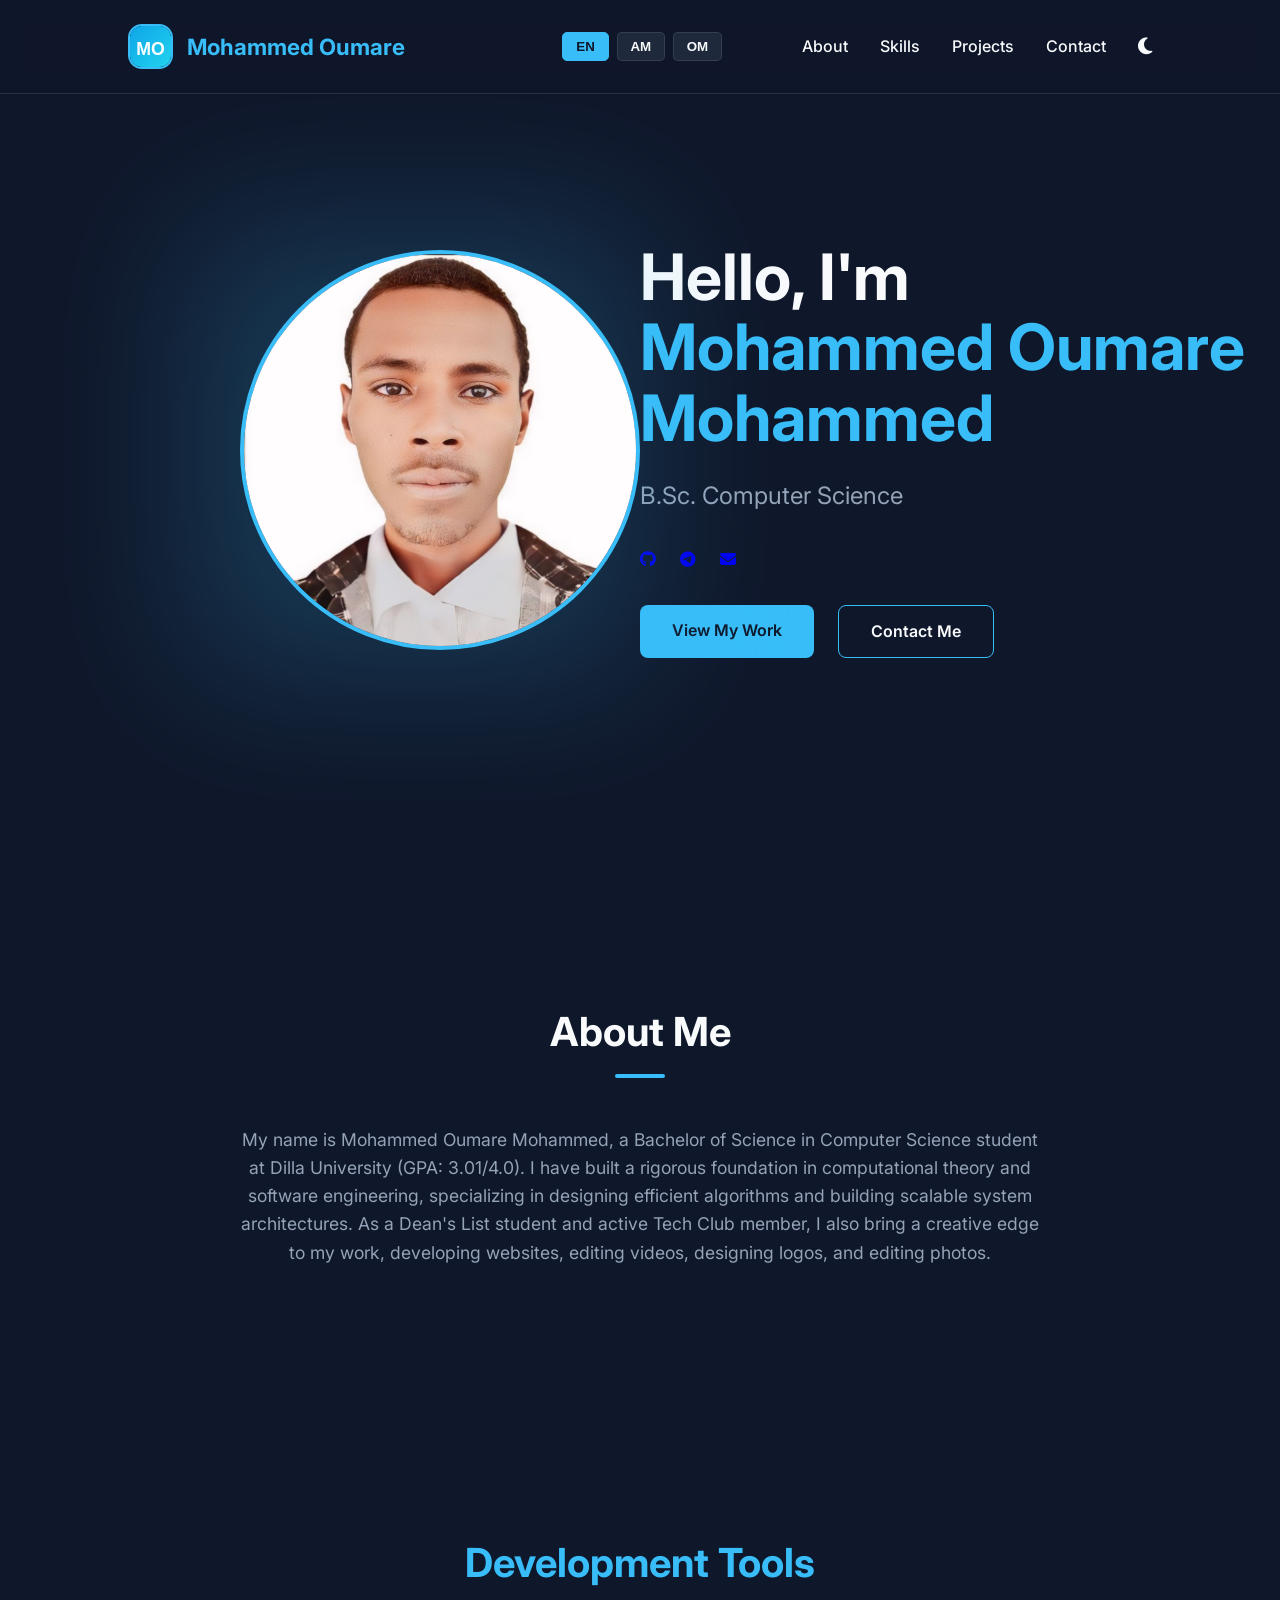
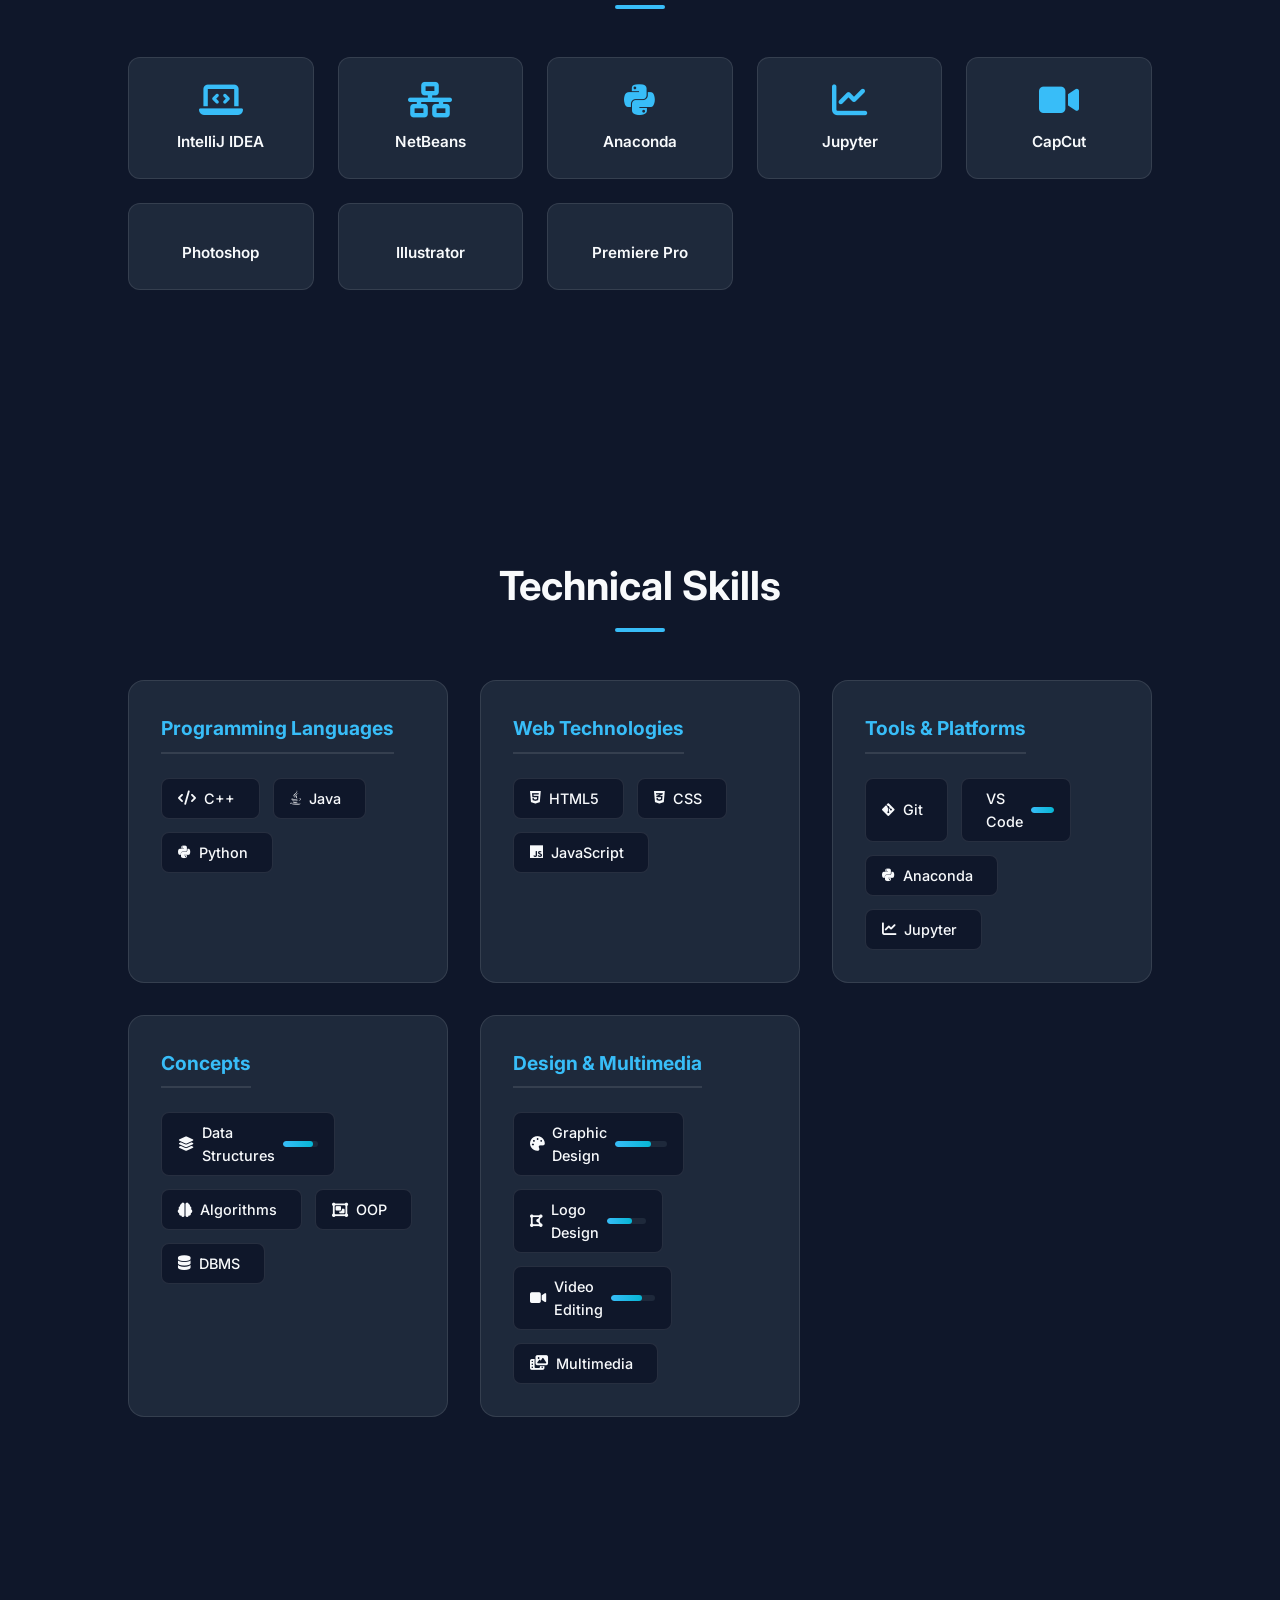
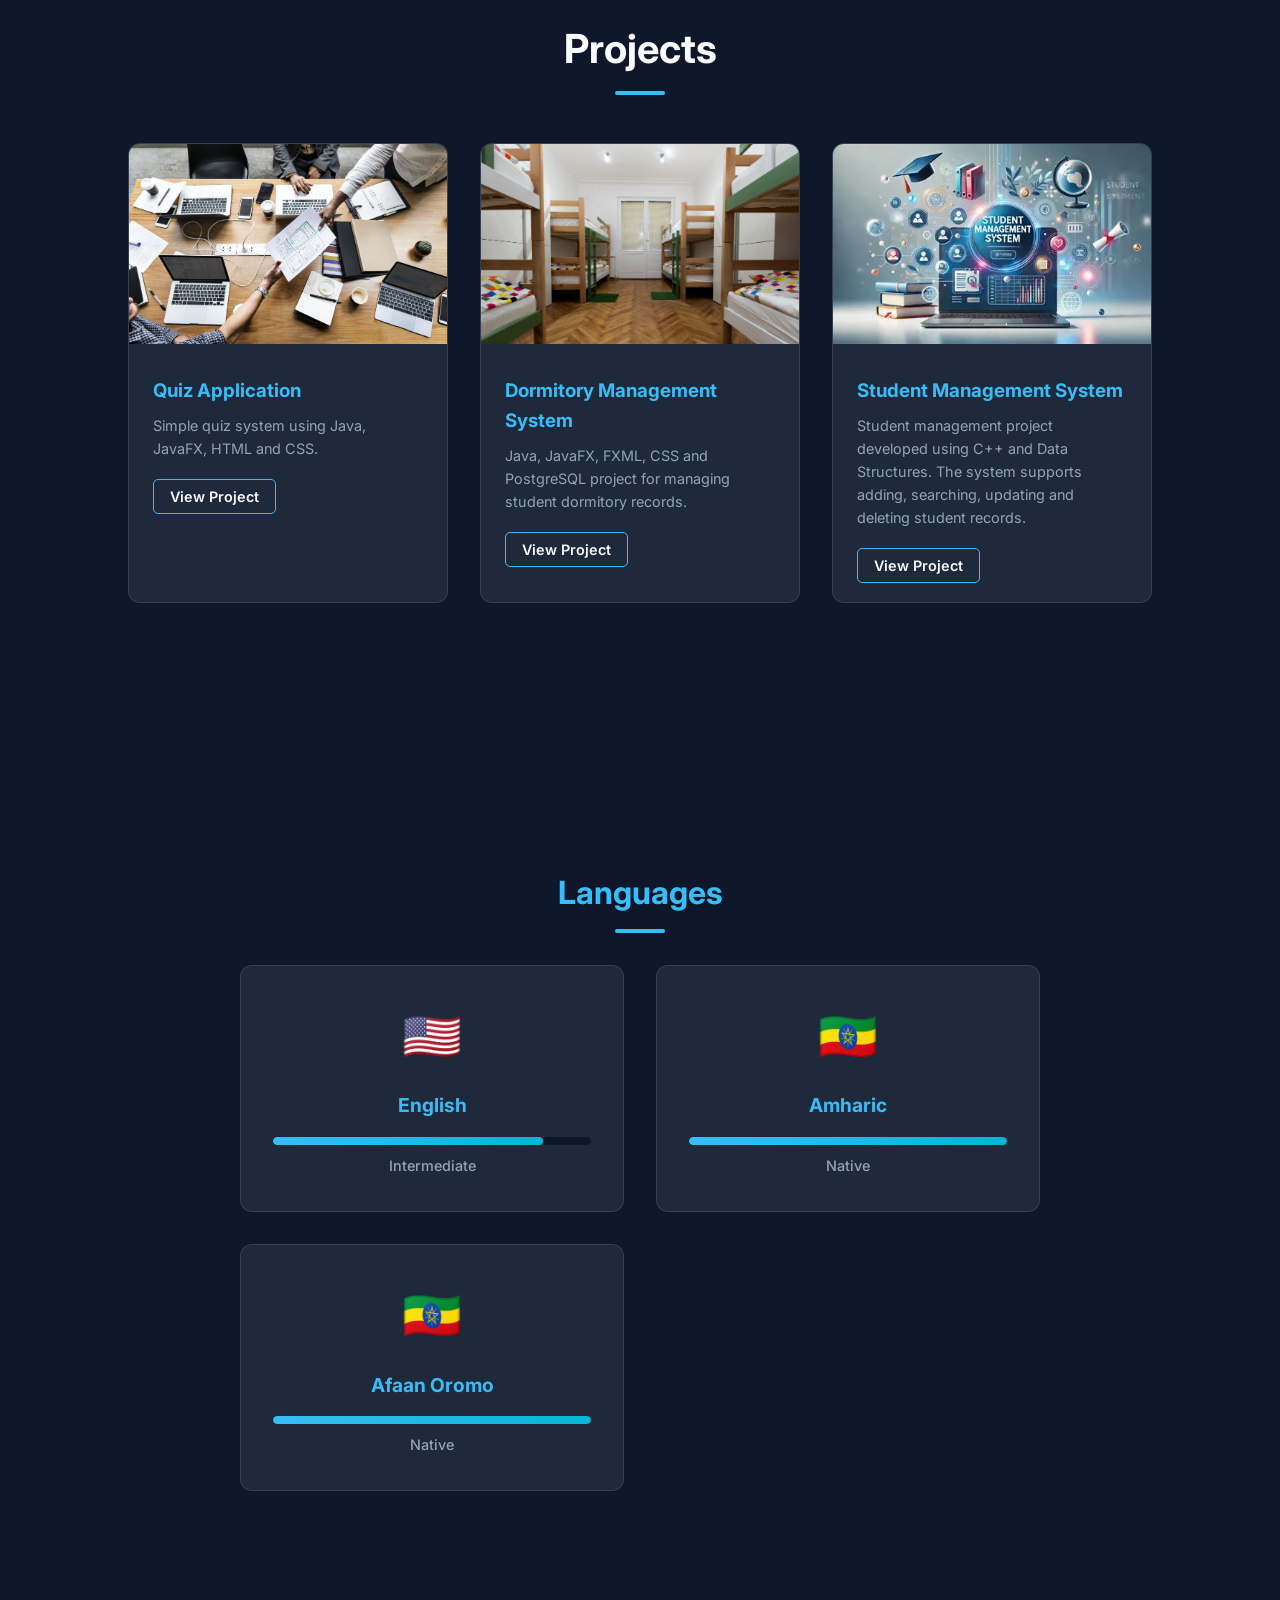
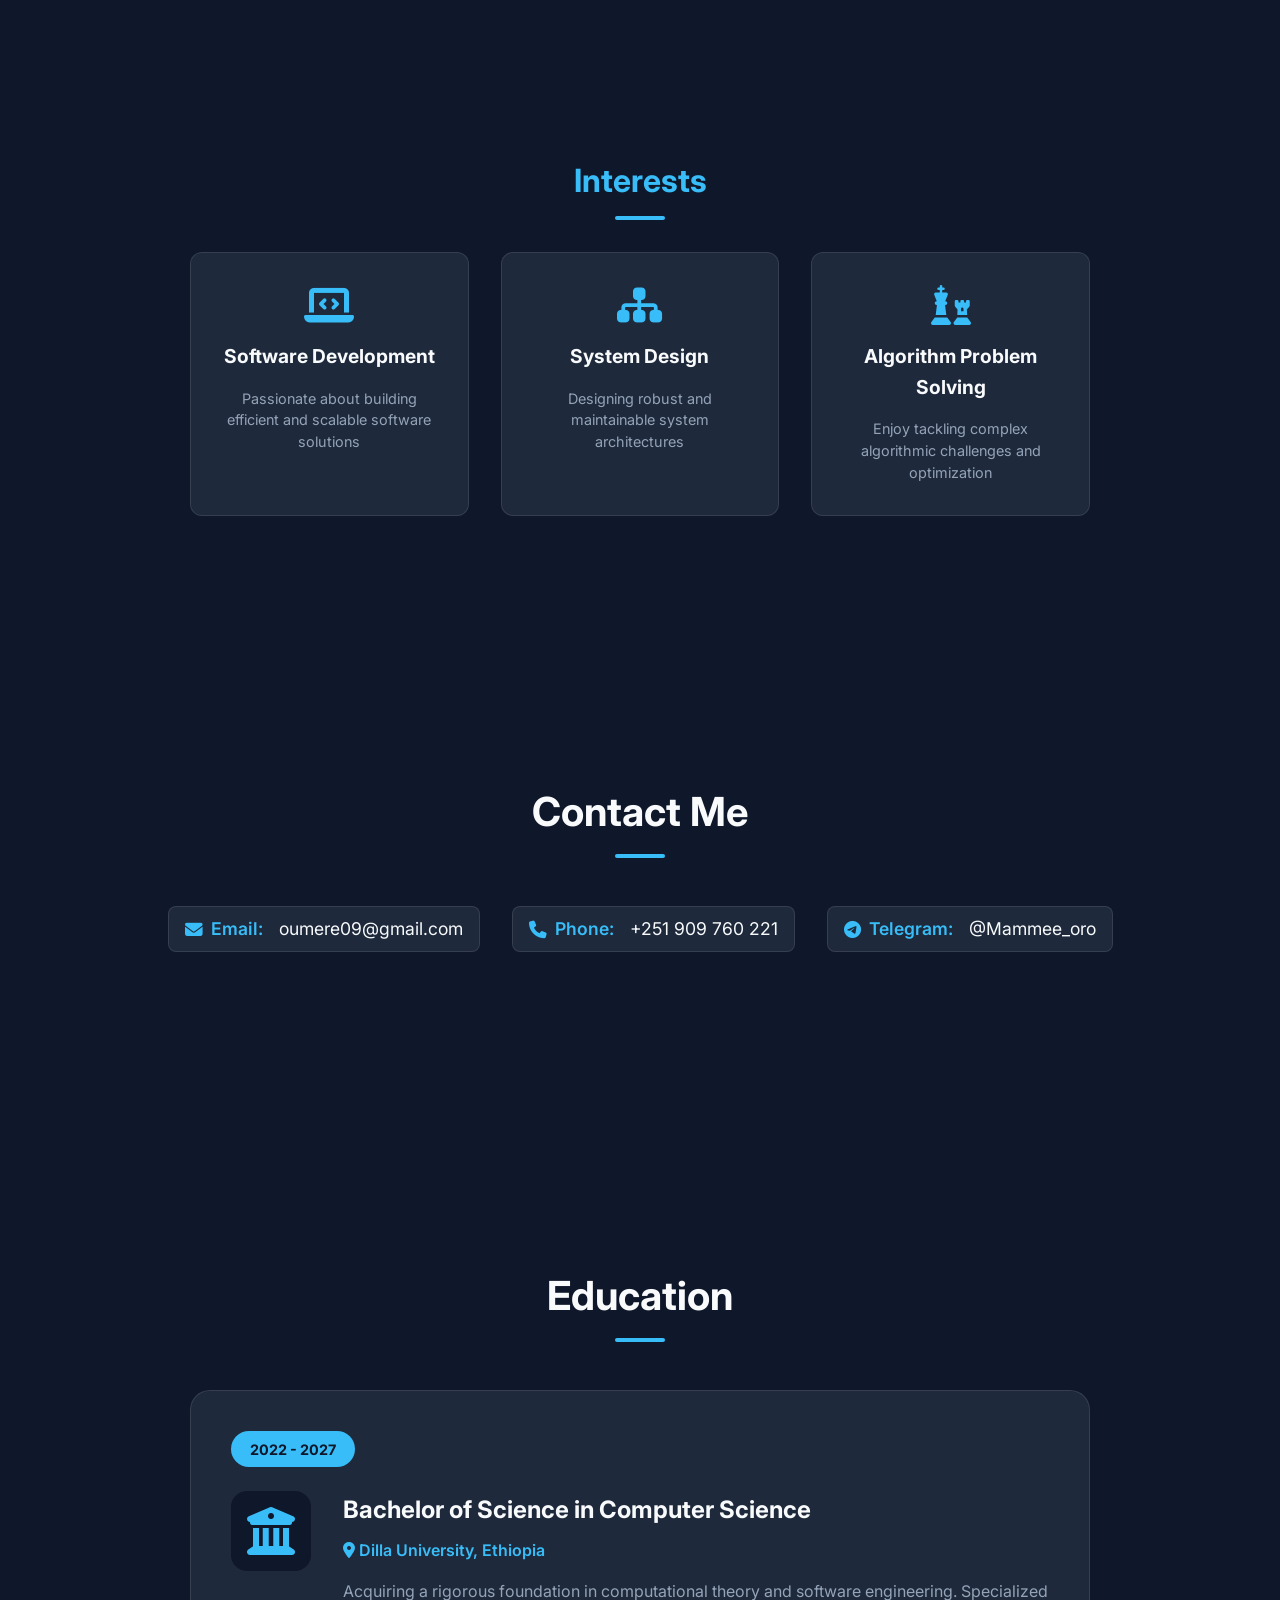
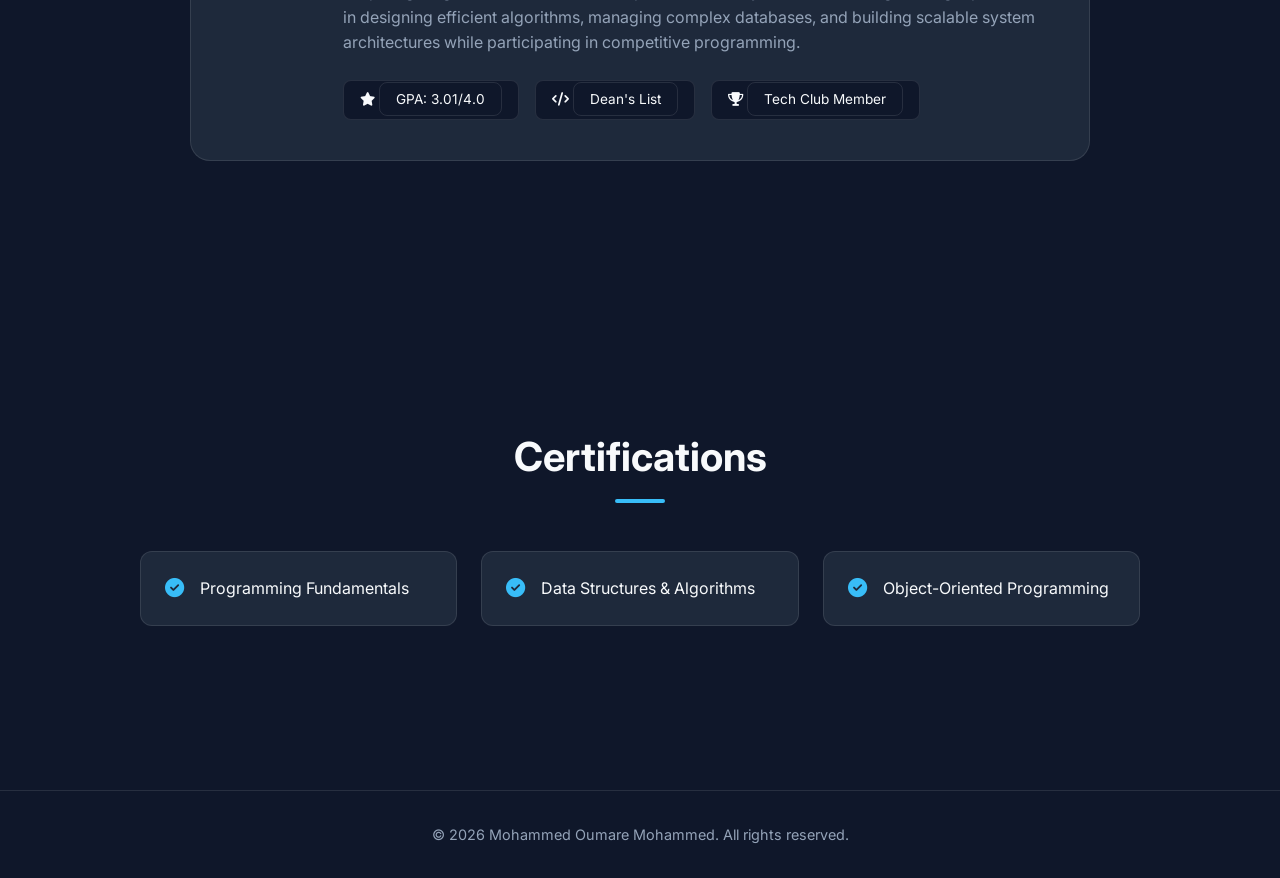
<file: index.html>
<!DOCTYPE html>
<html lang="en">
<head>
  <meta charset="UTF-8">
  <meta name="viewport" content="width=device-width, initial-scale=1.0">
  <title>Mohammed Oumare Portfolio</title>

  <link rel="stylesheet" href="style.css">
  <link rel="stylesheet" href="https://cdnjs.cloudflare.com/ajax/libs/font-awesome/6.5.1/css/all.min.css" integrity="sha512-DTOQO9RWCH3ppGqcWaEA1BIZOC6xxalwEsw9c2QQeAIftl+Vegovlnee1c9QX4TctnWMn13TZye+giMm8e2LwA==" crossorigin="anonymous" referrerpolicy="no-referrer" />
</head>

<body>

  <!-- Navbar -->

  <nav>

    <div class="logo">
      <img src="logo.svg" alt="MO logo">
      <span>Mohammed Oumare</span>
    </div>

    <div class="nav-right">
      <div class="language-switcher">
        <button id="lang-en" class="lang-button active" data-lang="en">EN</button>
        <button id="lang-am" class="lang-button" data-lang="am">AM</button>
        <button id="lang-om" class="lang-button" data-lang="om">OM</button>
      </div>
      <ul>
        <li><a href="#about" data-i18n="nav.about">About</a></li>
        <li><a href="#skills" data-i18n="nav.skills">Skills</a></li>
        <li><a href="#projects" data-i18n="nav.projects">Projects</a></li>
        <li><a href="#contact" data-i18n="nav.contact">Contact</a></li>
      </ul>
      <button id="theme-toggle" class="theme-toggle" aria-label="Toggle theme">
        <i class="fa-solid fa-moon"></i>
      </button>
    </div>

  </nav>

  <section class="hero">
     <div class="hero-visual">
        <div class="image-glow"></div>
        <img src="20241008150101960.jpg" alt="Profile Picture" class="profile-img">
        
      </div>
      <div class="hero-text">
        <h1 data-i18n="hero.greeting">Hello, I'm <span>Mohammed Oumare Mohammed</span></h1>
        <p id="typing"></p>
       <div class="hero-socials">
          <a href="https://github.com/Mohammedoumere" target="_blank"><i class="fa-brands fa-github"></i></a>
          <a href="https://t.me/Mammee_oro" target="_blank"><i class="fa-brands fa-telegram"></i></a>
          <a href="mailto:oumere09@gmail.com"><i class="fa-solid fa-envelope"></i></a>
        </div>
        <div class="hero-cta">
          <a href="#projects" class="btn-primary" data-i18n="hero.view_work">View My Work</a>
          <a href="#contact" class="btn-secondary" data-i18n="hero.contact_me">Contact Me</a>
        </div>
      </div>
  </section>


  <!-- About -->

  <section id="about">

    <h2 data-i18n="about.title">About Me</h2>

    <div class="about">

      <p data-i18n="about.description">
        My name is Mohammed Oumare Mohammed. I am a Computer Science
        at Dilla University.
      </p>

    </div>

  </section>

  <!-- Tools -->
  <section class="tools-section">
    <h2 data-i18n="tools.title"><i class="fas fa-tools"></i> Development Tools</h2>
    <div class="tools-grid">
        <div class="tool-card">
            <i class="fas fa-laptop-code"></i>
            <span data-i18n="tools.intellij">IntelliJ IDEA</span>
        </div>
        <div class="tool-card">
            <i class="fas fa-network-wired"></i>
            <span data-i18n="tools.netbeans">NetBeans</span>
        </div>
        <div class="tool-card">
            <i class="fab fa-python"></i>
            <span data-i18n="tools.anaconda">Anaconda</span>
        </div>
        <div class="tool-card">
            <i class="fas fa-chart-line"></i>
            <span data-i18n="tools.jupyter">Jupyter</span>
        </div>
        <div class="tool-card">
            <i class="fas fa-video"></i>
            <span data-i18n="tools.capcut">CapCut</span>
        </div>
        <div class="tool-card">
            <i class="fab fa-adobe"></i>
            <span data-i18n="tools.photoshop">Photoshop</span>
        </div>
        <div class="tool-card">
            <i class="fab fa-adobe"></i>
            <span data-i18n="tools.illustrator">Illustrator</span>
        </div>
        <div class="tool-card">
            <i class="fab fa-adobe"></i>
            <span data-i18n="tools.premiere">Premiere Pro</span>
        </div>
    </div>
  </section>

  <!-- Skills -->

  <section class="skills-section" id="skills">
    <h2 data-i18n="skills.title">Technical Skills</h2>
    <div class="skills-grid">
        <div class="skill-category">
            <h3 data-i18n="skills.programming">Programming Languages</h3>
            <div class="skill-tags">
                <div class="skill-tag">
                    <span class="skill-name"><i class="fas fa-code"></i> C++</span>
                    <div class="skill-bar-container">
                        <div class="skill-bar-fill" style="width: 96%;"></div>
                    </div>
                </div>
                <div class="skill-tag">
                    <span class="skill-name"><i class="fab fa-java"></i> Java</span>
                    <div class="skill-bar-container">
                        <div class="skill-bar-fill" style="width: 95%;"></div>
                    </div>
                </div>
                <div class="skill-tag">
                    <span class="skill-name"><i class="fab fa-python"></i> Python</span>
                    <div class="skill-bar-container">
                        <div class="skill-bar-fill" style="width: 95%;"></div>
                    </div>
                </div>
            </div>
        </div>
        <div class="skill-category">
            <h3 data-i18n="skills.web">Web Technologies</h3>
            <div class="skill-tags">
                <div class="skill-tag">
                    <span class="skill-name"><i class="fab fa-html5"></i> HTML5</span>
                    <div class="skill-bar-container">
                        <div class="skill-bar-fill" style="width: 100%;"></div>
                    </div>
                </div>
                <div class="skill-tag">
                    <span class="skill-name"><i class="fab fa-css3-alt"></i> CSS</span>
                    <div class="skill-bar-container">
                        <div class="skill-bar-fill" style="width: 99%;"></div>
                    </div>
                </div>
                <div class="skill-tag">
                    <span class="skill-name"><i class="fab fa-js"></i> JavaScript</span>
                    <div class="skill-bar-container">
                        <div class="skill-bar-fill" style="width: 95%;"></div>
                    </div>
                </div>
            </div>
        </div>
        <div class="skill-category">
            <h3 data-i18n="skills.tools">Tools & Platforms</h3>
            <div class="skill-tags">
                <div class="skill-tag">
                    <span class="skill-name"><i class="fab fa-git-alt"></i> Git</span>
                    <div class="skill-bar-container">
                        <div class="skill-bar-fill" style="width: 98%;"></div>
                    </div>
                </div>
                <div class="skill-tag">
                    <span class="skill-name"><i class="fab fa-vscode"></i> VS Code</span>
                    <div class="skill-bar-container">
                        <div class="skill-bar-fill" style="width: 100%;"></div>
                    </div>
                </div>
                <div class="skill-tag">
                    <span class="skill-name"><i class="fab fa-python"></i> Anaconda</span>
                    <div class="skill-bar-container">
                        <div class="skill-bar-fill" style="width: 95%;"></div>
                    </div>
                </div>
                <div class="skill-tag">
                    <span class="skill-name"><i class="fas fa-chart-line"></i> Jupyter</span>
                    <div class="skill-bar-container">
                        <div class="skill-bar-fill" style="width: 90%;"></div>
                    </div>
                </div>
            </div>
        </div>
        <div class="skill-category">
            <h3 data-i18n="skills.concepts">Concepts</h3>
            <div class="skill-tags">
                <div class="skill-tag">
                    <span class="skill-name"><i class="fas fa-layer-group"></i> Data Structures</span>
                    <div class="skill-bar-container">
                        <div class="skill-bar-fill" style="width: 85%;"></div>
                    </div>
                </div>
                <div class="skill-tag">
                    <span class="skill-name"><i class="fas fa-brain"></i> Algorithms</span>
                    <div class="skill-bar-container">
                        <div class="skill-bar-fill" style="width: 80%;"></div>
                    </div>
                </div>
                <div class="skill-tag">
                    <span class="skill-name"><i class="fas fa-object-group"></i> OOP</span>
                    <div class="skill-bar-container">
                        <div class="skill-bar-fill" style="width: 90%;"></div>
                    </div>
                </div>
                <div class="skill-tag">
                    <span class="skill-name"><i class="fas fa-database"></i> DBMS</span>
                    <div class="skill-bar-container">
                        <div class="skill-bar-fill" style="width: 75%;"></div>
                    </div>
                </div>
            </div>
        </div>
        <div class="skill-category">
            <h3 data-i18n="skills.design">Design & Multimedia</h3>
            <div class="skill-tags">
                <div class="skill-tag">
                    <span class="skill-name"><i class="fas fa-palette"></i> <span data-i18n="skills.graphic_design">Graphic Design</span></span>
                    <div class="skill-bar-container">
                        <div class="skill-bar-fill" style="width: 70%;"></div>
                    </div>
                </div>
                <div class="skill-tag">
                    <span class="skill-name"><i class="fas fa-draw-polygon"></i> <span data-i18n="skills.logo_design">Logo Design</span></span>
                    <div class="skill-bar-container">
                        <div class="skill-bar-fill" style="width: 65%;"></div>
                    </div>
                </div>
                <div class="skill-tag">
                    <span class="skill-name"><i class="fas fa-video"></i> <span data-i18n="skills.video_editing">Video Editing</span></span>
                    <div class="skill-bar-container">
                        <div class="skill-bar-fill" style="width: 70%;"></div>
                    </div>
                </div>
                <div class="skill-tag">
                    <span class="skill-name"><i class="fas fa-photo-video"></i> <span data-i18n="skills.multimedia">Multimedia</span></span>
                    <div class="skill-bar-container">
                        <div class="skill-bar-fill" style="width: 75%;"></div>
                    </div>
                </div>
            </div>
        </div>
    </div>
  </section>

  <!-- Projects -->

  <section id="projects">

    <h2 data-i18n="projects.title">Projects</h2>

    <div class="projects">

      <div class="project-card">

        <img src="D4YBMfcEsNT7BhaNJJgm2A.jpg" alt="Quiz Application">

        <div class="project-content">

          <h3 data-i18n="project1.title">Quiz Application</h3>

          <p data-i18n="project1.description">Simple quiz system using Java, JavaFX, HTML and CSS.</p>

          <a href="https://github.com/Mohammedoumere/Quiz-Application" target="_blank" data-i18n="project.view_project">
            View Project
          </a>

        </div>

      </div>

      <div class="project-card">
        <img src="R.jpg" alt="Dormitory Management System">

        <div class="project-content">

          <h3 data-i18n="project2.title">Dormitory Management System</h3>

          <p data-i18n="project2.description">Java, JavaFX, FXML, CSS and PostgreSQL project for managing student dormitory records.</p>

          <a href="https://github.com/Mohammedoumere/DORMITORY-MANAGEMENT-SYSTEM-" target="_blank" data-i18n="project.view_project">
            View Project
          </a>

        </div>

      </div>

    <div class="project-card">

  <img src="OIP.webp" alt="Student Management System">

  <div class="project-content">

    <h3 data-i18n="project3.title">Student Management System</h3>

    <p data-i18n="project3.description">
      Student management project developed using C++ and Data Structures.
      The system supports adding, searching, updating and deleting student records.
    </p>

    <a href="https://github.com/Mohammedoumere/DSA-Student-Management-Project" target="_blank" data-i18n="project.view_project">
      View Project
    </a>

  </div>

</div>
  </div>

  </section>

            <section class="languages-section">
                <h2 data-i18n="languages.title"><i class="fas fa-language"></i> Languages</h2>
                <div class="languages-grid">
                    <div class="language-card">
                        <div class="language-flag">🇺🇸</div>
                        <h4 data-i18n="languages.english">English</h4>
                        <div class="language-level">
                            <div class="level-bar" style="width: 85%"></div>
                        </div>
                        <span data-i18n="languages.intermediate">intermediate</span>
                    </div>
                    <div class="language-card">
                        <div class="language-flag">🇪🇹</div>
                        <h4 data-i18n="languages.amharic">Amharic</h4>
                        <div class="language-level">
                            <div class="level-bar" style="width: 100%"></div>
                        </div>
                        <span data-i18n="languages.native">Native</span>
                    </div>
                    <div class="language-card">
                        <div class="language-flag">🇪🇹</div>
                        <h4 data-i18n="languages.oromo">Afaan Oromo</h4>
                        <div class="language-level">
                            <div class="level-bar" style="width: 100%"></div>
                        </div>
                        <span data-i18n="languages.native">Native</span>
                    </div>
                </div>
            </section>

            <section class="interests-section">
                <h2 data-i18n="interests.title"><i class="fas fa-bullseye"></i> Interests</h2>
                <div class="interests-grid">
                    <div class="interest-card">
                        <i class="fas fa-laptop-code"></i>
                        <h3 data-i18n="interests.software">Software Development</h3>
                        <p data-i18n="interests.software_desc">Passionate about building efficient and scalable software solutions</p>
                    </div>
                    <div class="interest-card">
                        <i class="fas fa-sitemap"></i>
                        <h3 data-i18n="interests.system">System Design</h3>
                        <p data-i18n="interests.system_desc">Designing robust and maintainable system architectures</p>
                    </div>
                    <div class="interest-card">
                        <i class="fas fa-chess"></i>
                        <h3 data-i18n="interests.algorithms">Algorithm Problem Solving</h3>
                        <p data-i18n="interests.algorithms_desc">Enjoy tackling complex algorithmic challenges and optimization</p>
                    </div>
                </div>
            </section>

  <!-- Contact -->

  <section id="contact">

    <h2 data-i18n="contact.title">Contact Me</h2>

    <div class="contact-details">
      <a href="mailto:oumere09@gmail.com" class="contact-item">
        <i class="fa-solid fa-envelope"></i> <span data-i18n="contact.email_label">Email:</span> oumere09@gmail.com
      </a>
      <a href="tel:+251909760221" class="contact-item">
        <i class="fa-solid fa-phone"></i> <span data-i18n="contact.phone_label">Phone:</span> +251 909 760 221
      </a>
      <a href="https://t.me/Mammee_oro" target="_blank" class="contact-item">
        <i class="fa-brands fa-telegram"></i> <span data-i18n="contact.telegram_label">Telegram:</span> @Mammee_oro
      </a>
    </div>

  </section>

  <!-- Education -->
  <section class="education-section">
    <h2 data-i18n="education.title"><i class="fas fa-graduation-cap"></i> Education</h2>
    <div class="education-timeline">
      <div class="edu-card">
        <div class="edu-year">2022 - 2027</div>
        <div class="edu-main">
          <div class="edu-icon-large"><i class="fas fa-university"></i></div>
          <div class="edu-details">
            <h3 data-i18n="education.degree">Bachelor of Science in Computer Science</h3>
            <p class="edu-university"><i class="fas fa-map-marker-alt"></i> <span data-i18n="education.uni">Dilla University, Ethiopia</span></p>
            <p class="edu-desc" data-i18n="education.desc">Focus on software engineering, data structures, algorithms, and system design. Active participant in coding competitions and tech clubs.</p>
            <div class="edu-highlights">
              <span><i class="fas fa-star"></i> <span data-i18n="education.gpa">GPA: 3.01/4.0</span></span>
              <span><i class="fas fa-code"></i> <span data-i18n="education.deans">Dean's List</span></span>
              <span><i class="fas fa-trophy"></i> <span data-i18n="education.member">Tech Club Member</span></span>
            </div>
          </div>
        </div>
      </div>
    </div>
  </section>

  <!-- Certifications -->
  <section class="certifications-section">
    <h2 data-i18n="certifications.title"><i class="fas fa-certificate"></i> Certifications</h2>
    <div class="cert-grid">
      <div class="cert-card">
        <i class="fas fa-check-circle"></i>
        <span data-i18n="certifications.prog">Programming Fundamentals</span>
      </div>
      <div class="cert-card">
        <i class="fas fa-check-circle"></i>
        <span data-i18n="certifications.dsa">Data Structures & Algorithms</span>
      </div>
      <div class="cert-card">
        <i class="fas fa-check-circle"></i>
        <span data-i18n="certifications.oop">Object-Oriented Programming</span>
      </div>
    </div>
  </section>

  <!-- Footer -->
  <footer data-i18n="footer.copyright">
    <p>© 2026 Mohammed Oumare Mohammed. All rights reserved.</p>
  </footer>

  <script src="script.js"></script>

</body>
</html>
</file>
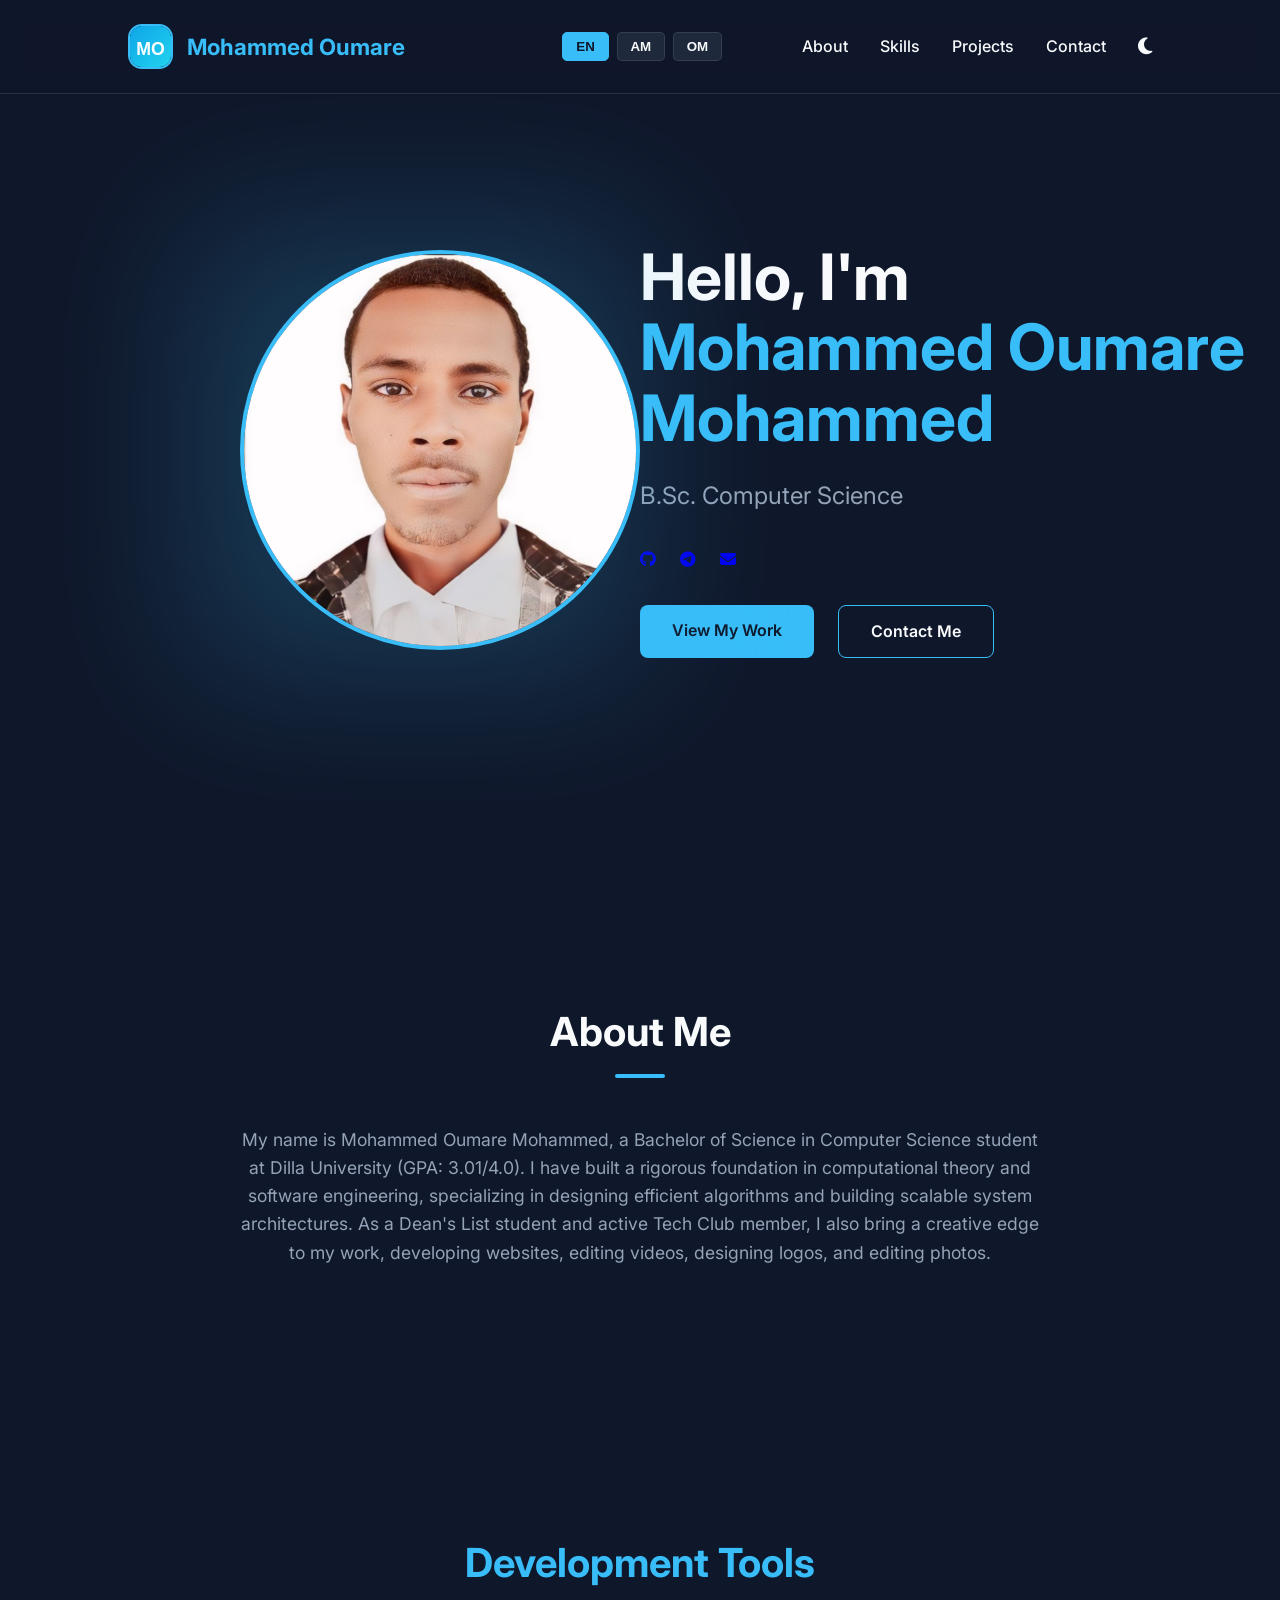
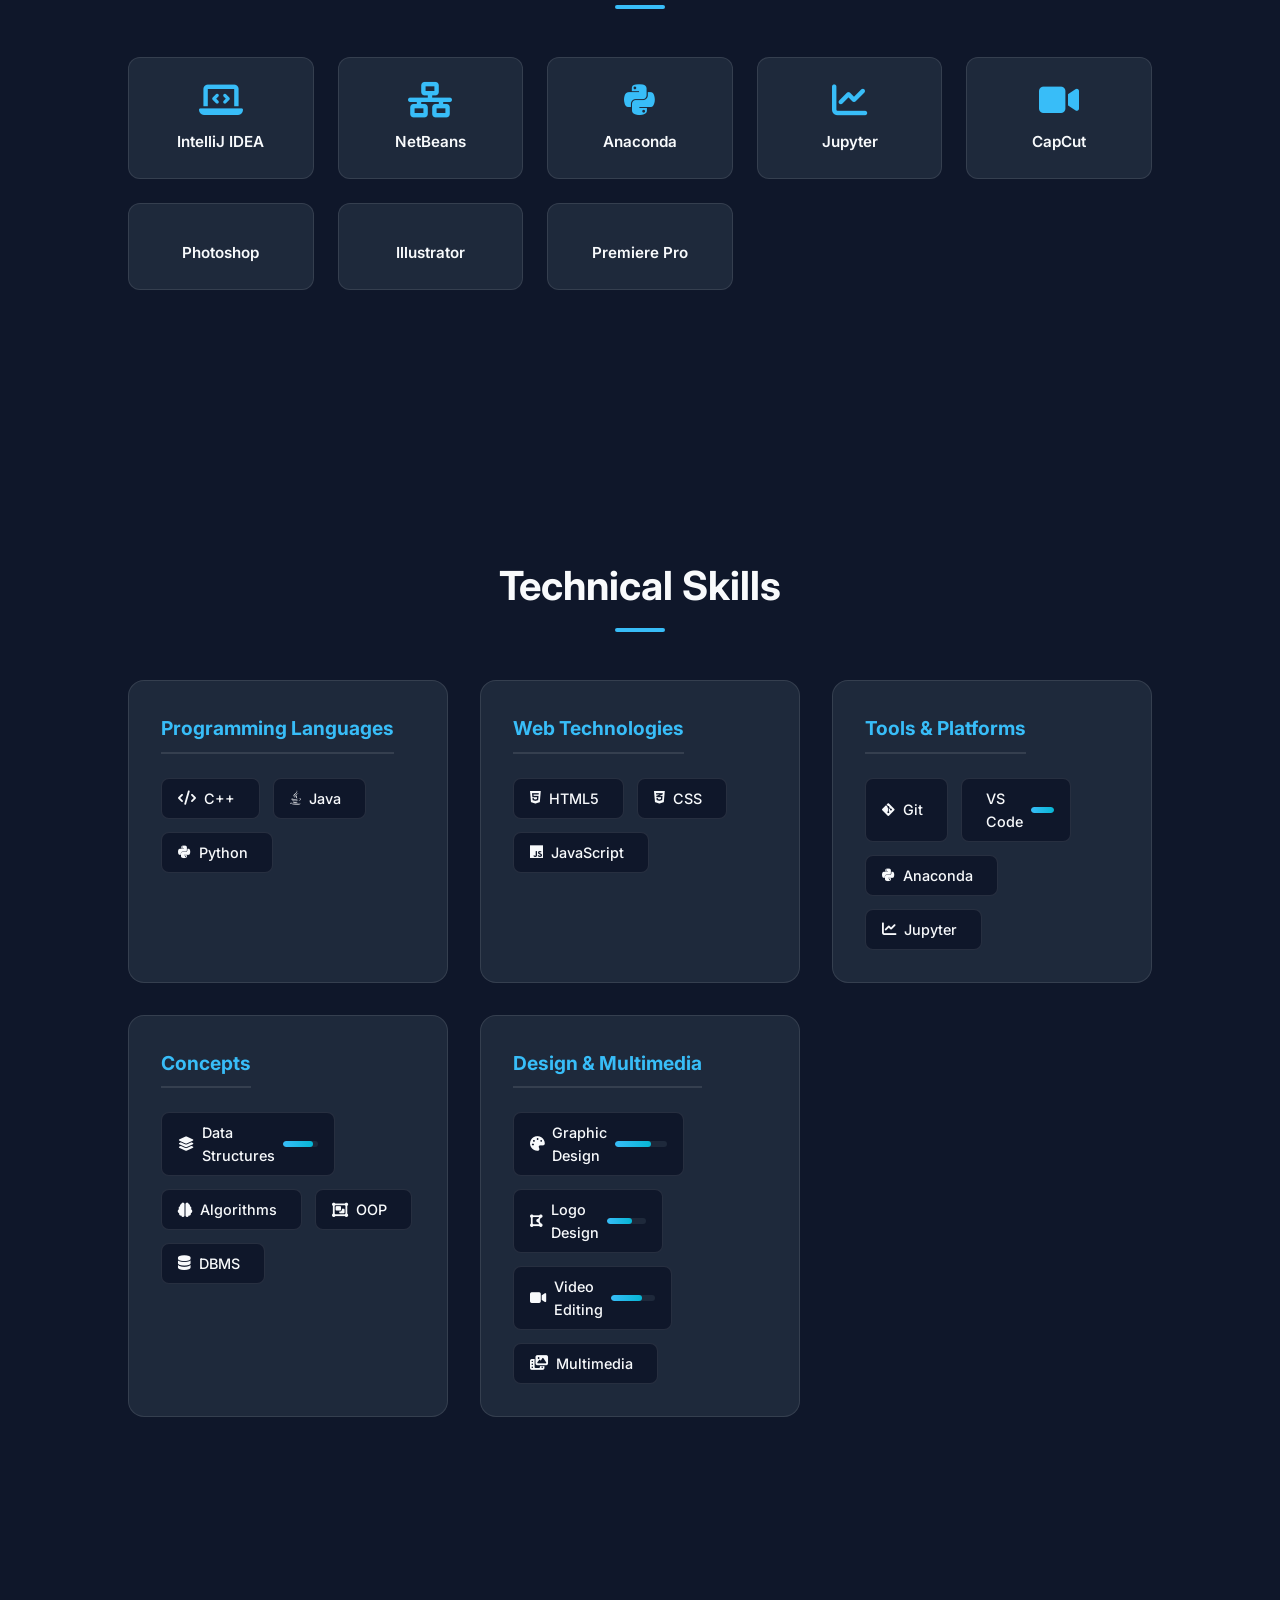
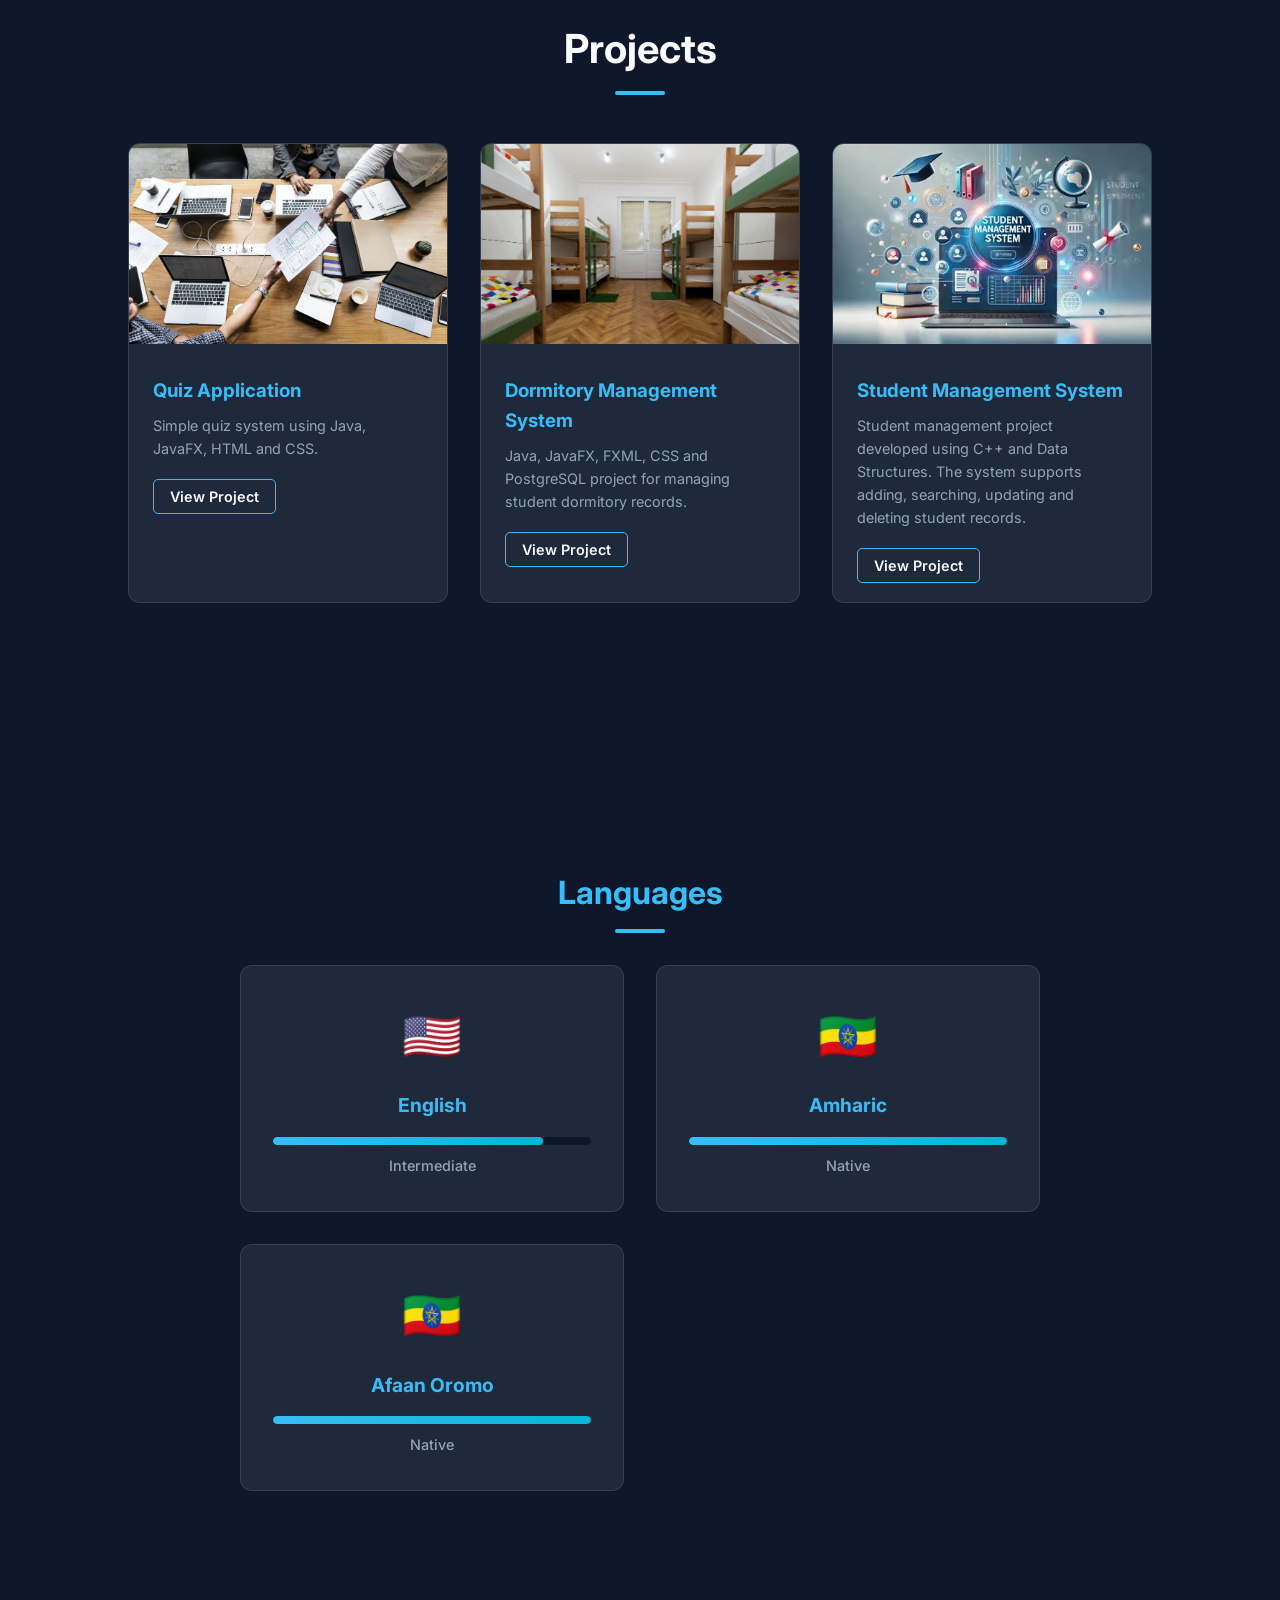
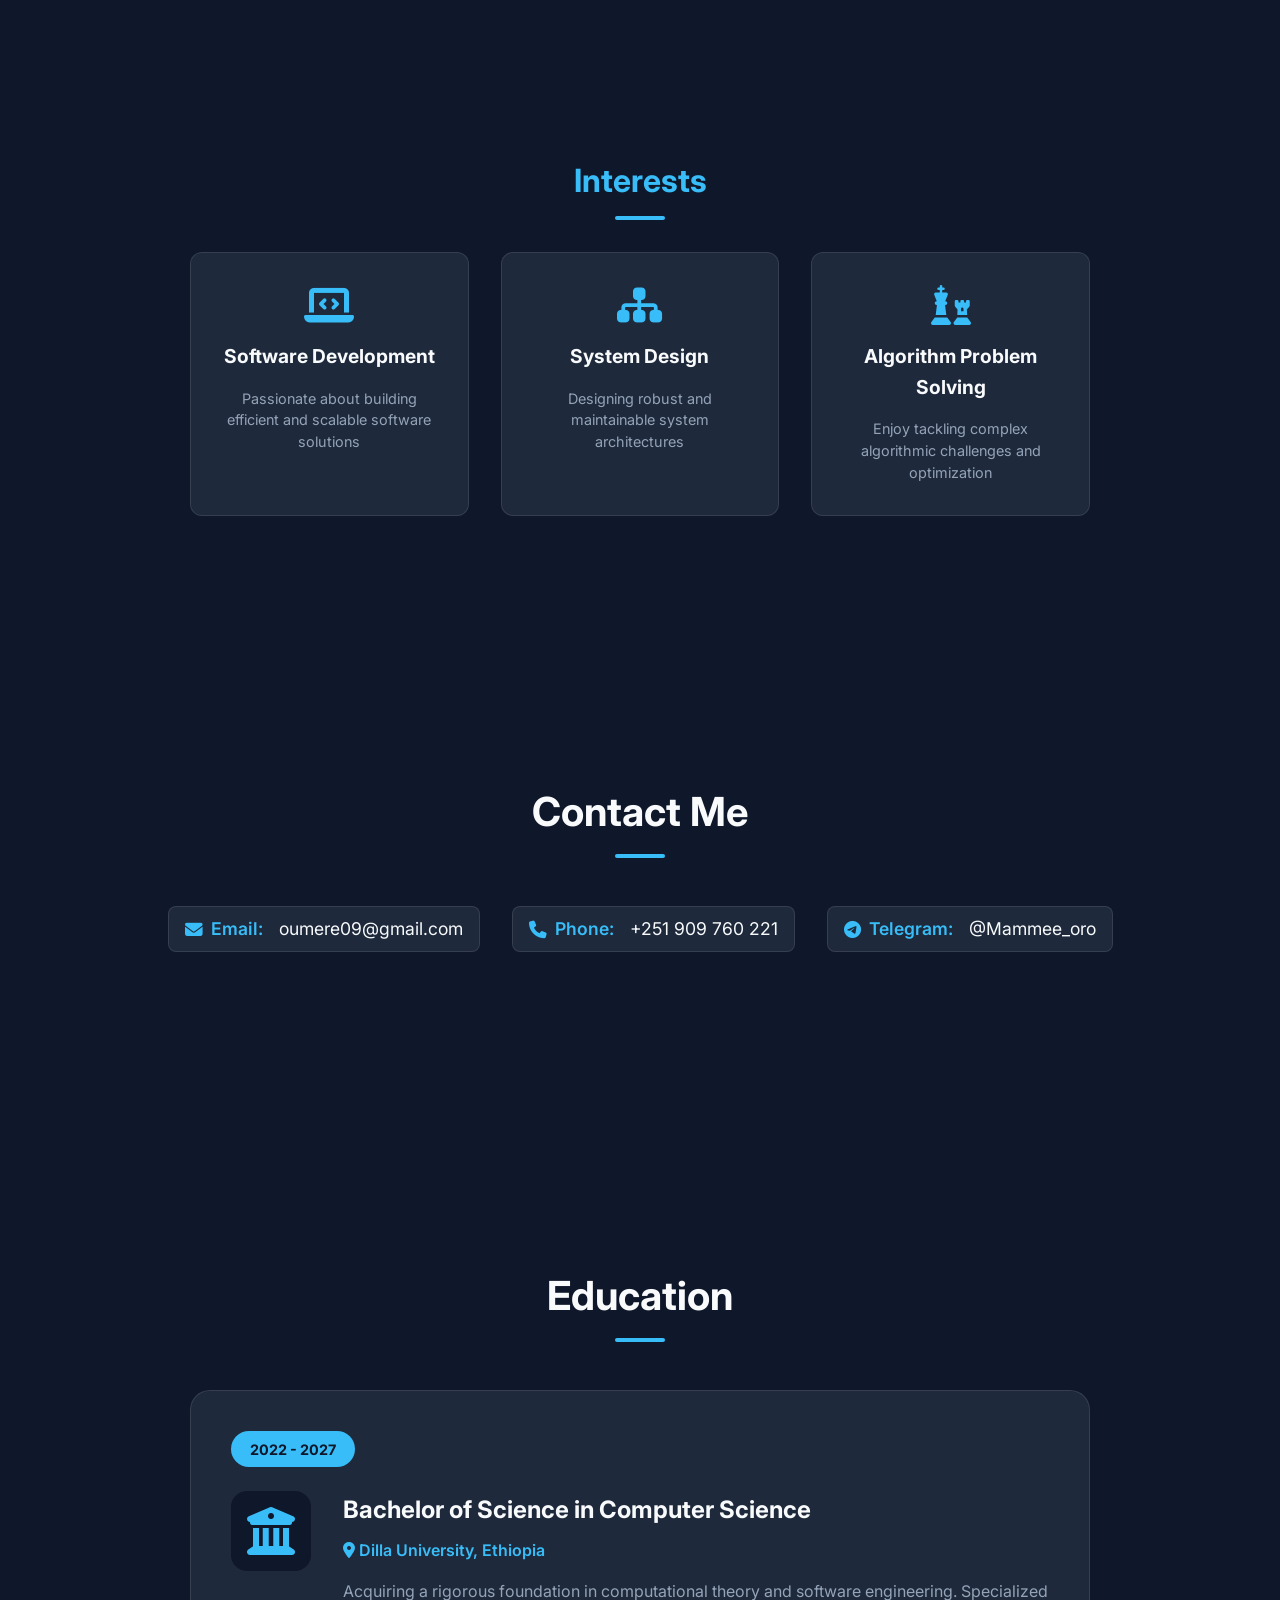
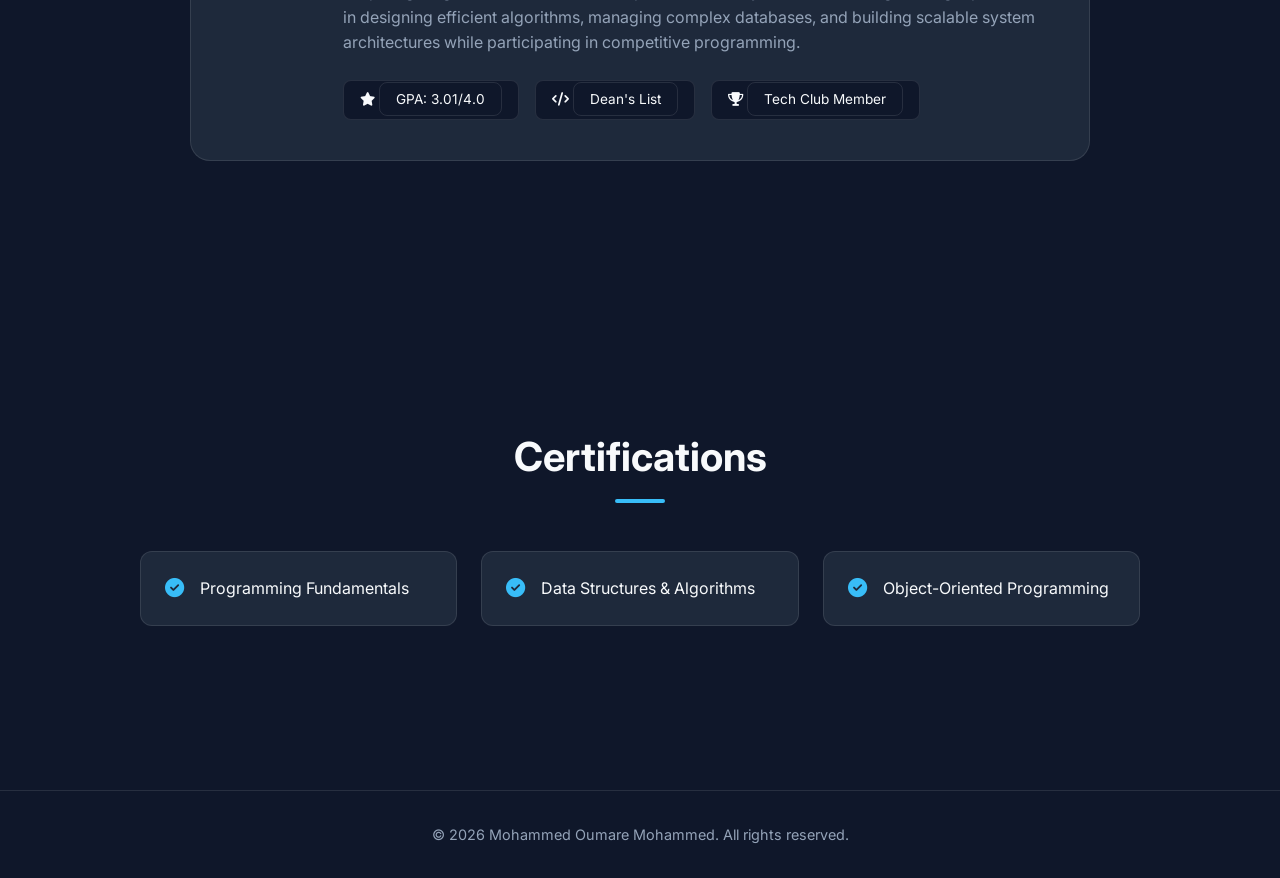
<file: my.html>
<!DOCTYPE html>
<html lang="en">
<head>
  <meta charset="UTF-8">
  <meta name="viewport" content="width=device-width, initial-scale=1.0">
  <title>Mohammed Oumare Portfolio</title>

  <link rel="stylesheet" href="style.css">
  <link rel="stylesheet" href="https://cdnjs.cloudflare.com/ajax/libs/font-awesome/6.5.1/css/all.min.css" integrity="sha512-DTOQO9RWCH3ppGqcWaEA1BIZOC6xxalwEsw9c2QQeAIftl+Vegovlnee1c9QX4TctnWMn13TZye+giMm8e2LwA==" crossorigin="anonymous" referrerpolicy="no-referrer" />
</head>

<body>

  <!-- Navbar -->

  <nav>

    <div class="logo">
      <img src="logo.svg" alt="MO logo">
      <span>Mohammed Oumare</span>
    </div>

    <div class="nav-right">
      <div class="language-switcher">
        <button id="lang-en" class="lang-button active" data-lang="en">EN</button>
        <button id="lang-am" class="lang-button" data-lang="am">AM</button>
        <button id="lang-om" class="lang-button" data-lang="om">OM</button>
      </div>
      <ul>
        <li><a href="#about" data-i18n="nav.about">About</a></li>
        <li><a href="#skills" data-i18n="nav.skills">Skills</a></li>
        <li><a href="#projects" data-i18n="nav.projects">Projects</a></li>
        <li><a href="#contact" data-i18n="nav.contact">Contact</a></li>
      </ul>
      <button id="theme-toggle" class="theme-toggle" aria-label="Toggle theme">
        <i class="fa-solid fa-moon"></i>
      </button>
    </div>

  </nav>

  <section class="hero">
     <div class="hero-visual">
        <div class="image-glow"></div>
        <img src="20241008150101960.jpg" alt="Profile Picture" class="profile-img">
        
      </div>
      <div class="hero-text">
        <h1 data-i18n="hero.greeting">Hello, I'm <span>Mohammed Oumare Mohammed</span></h1>
        <p id="typing"></p>
       <div class="hero-socials">
          <a href="https://github.com/Mohammedoumere" target="_blank"><i class="fa-brands fa-github"></i></a>
          <a href="https://t.me/Mammee_oro" target="_blank"><i class="fa-brands fa-telegram"></i></a>
          <a href="mailto:oumere09@gmail.com"><i class="fa-solid fa-envelope"></i></a>
        </div>
        <div class="hero-cta">
          <a href="#projects" class="btn-primary" data-i18n="hero.view_work">View My Work</a>
          <a href="#contact" class="btn-secondary" data-i18n="hero.contact_me">Contact Me</a>
        </div>
      </div>
  </section>


  <!-- About -->

  <section id="about">

    <h2 data-i18n="about.title">About Me</h2>

    <div class="about">

      <p data-i18n="about.description">
        My name is Mohammed Oumare Mohammed. I am a Computer Science
        at Dilla University.
      </p>

    </div>

  </section>

  <!-- Tools -->
  <section class="tools-section">
    <h2 data-i18n="tools.title"><i class="fas fa-tools"></i> Development Tools</h2>
    <div class="tools-grid">
        <div class="tool-card">
            <i class="fas fa-laptop-code"></i>
            <span data-i18n="tools.intellij">IntelliJ IDEA</span>
        </div>
        <div class="tool-card">
            <i class="fas fa-network-wired"></i>
            <span data-i18n="tools.netbeans">NetBeans</span>
        </div>
        <div class="tool-card">
            <i class="fab fa-python"></i>
            <span data-i18n="tools.anaconda">Anaconda</span>
        </div>
        <div class="tool-card">
            <i class="fas fa-chart-line"></i>
            <span data-i18n="tools.jupyter">Jupyter</span>
        </div>
        <div class="tool-card">
            <i class="fas fa-video"></i>
            <span data-i18n="tools.capcut">CapCut</span>
        </div>
        <div class="tool-card">
            <i class="fab fa-adobe"></i>
            <span data-i18n="tools.photoshop">Photoshop</span>
        </div>
        <div class="tool-card">
            <i class="fab fa-adobe"></i>
            <span data-i18n="tools.illustrator">Illustrator</span>
        </div>
        <div class="tool-card">
            <i class="fab fa-adobe"></i>
            <span data-i18n="tools.premiere">Premiere Pro</span>
        </div>
    </div>
  </section>

  <!-- Skills -->

  <section class="skills-section" id="skills">
    <h2 data-i18n="skills.title">Technical Skills</h2>
    <div class="skills-grid">
        <div class="skill-category">
            <h3 data-i18n="skills.programming">Programming Languages</h3>
            <div class="skill-tags">
                <div class="skill-tag">
                    <span class="skill-name"><i class="fas fa-code"></i> C++</span>
                    <div class="skill-bar-container">
                        <div class="skill-bar-fill" style="width: 96%;"></div>
                    </div>
                </div>
                <div class="skill-tag">
                    <span class="skill-name"><i class="fab fa-java"></i> Java</span>
                    <div class="skill-bar-container">
                        <div class="skill-bar-fill" style="width: 95%;"></div>
                    </div>
                </div>
                <div class="skill-tag">
                    <span class="skill-name"><i class="fab fa-python"></i> Python</span>
                    <div class="skill-bar-container">
                        <div class="skill-bar-fill" style="width: 95%;"></div>
                    </div>
                </div>
            </div>
        </div>
        <div class="skill-category">
            <h3 data-i18n="skills.web">Web Technologies</h3>
            <div class="skill-tags">
                <div class="skill-tag">
                    <span class="skill-name"><i class="fab fa-html5"></i> HTML5</span>
                    <div class="skill-bar-container">
                        <div class="skill-bar-fill" style="width: 100%;"></div>
                    </div>
                </div>
                <div class="skill-tag">
                    <span class="skill-name"><i class="fab fa-css3-alt"></i> CSS</span>
                    <div class="skill-bar-container">
                        <div class="skill-bar-fill" style="width: 99%;"></div>
                    </div>
                </div>
                <div class="skill-tag">
                    <span class="skill-name"><i class="fab fa-js"></i> JavaScript</span>
                    <div class="skill-bar-container">
                        <div class="skill-bar-fill" style="width: 95%;"></div>
                    </div>
                </div>
            </div>
        </div>
        <div class="skill-category">
            <h3 data-i18n="skills.tools">Tools & Platforms</h3>
            <div class="skill-tags">
                <div class="skill-tag">
                    <span class="skill-name"><i class="fab fa-git-alt"></i> Git</span>
                    <div class="skill-bar-container">
                        <div class="skill-bar-fill" style="width: 98%;"></div>
                    </div>
                </div>
                <div class="skill-tag">
                    <span class="skill-name"><i class="fab fa-vscode"></i> VS Code</span>
                    <div class="skill-bar-container">
                        <div class="skill-bar-fill" style="width: 100%;"></div>
                    </div>
                </div>
                <div class="skill-tag">
                    <span class="skill-name"><i class="fab fa-python"></i> Anaconda</span>
                    <div class="skill-bar-container">
                        <div class="skill-bar-fill" style="width: 95%;"></div>
                    </div>
                </div>
                <div class="skill-tag">
                    <span class="skill-name"><i class="fas fa-chart-line"></i> Jupyter</span>
                    <div class="skill-bar-container">
                        <div class="skill-bar-fill" style="width: 90%;"></div>
                    </div>
                </div>
            </div>
        </div>
        <div class="skill-category">
            <h3 data-i18n="skills.concepts">Concepts</h3>
            <div class="skill-tags">
                <div class="skill-tag">
                    <span class="skill-name"><i class="fas fa-layer-group"></i> Data Structures</span>
                    <div class="skill-bar-container">
                        <div class="skill-bar-fill" style="width: 85%;"></div>
                    </div>
                </div>
                <div class="skill-tag">
                    <span class="skill-name"><i class="fas fa-brain"></i> Algorithms</span>
                    <div class="skill-bar-container">
                        <div class="skill-bar-fill" style="width: 80%;"></div>
                    </div>
                </div>
                <div class="skill-tag">
                    <span class="skill-name"><i class="fas fa-object-group"></i> OOP</span>
                    <div class="skill-bar-container">
                        <div class="skill-bar-fill" style="width: 90%;"></div>
                    </div>
                </div>
                <div class="skill-tag">
                    <span class="skill-name"><i class="fas fa-database"></i> DBMS</span>
                    <div class="skill-bar-container">
                        <div class="skill-bar-fill" style="width: 75%;"></div>
                    </div>
                </div>
            </div>
        </div>
        <div class="skill-category">
            <h3 data-i18n="skills.design">Design & Multimedia</h3>
            <div class="skill-tags">
                <div class="skill-tag">
                    <span class="skill-name"><i class="fas fa-palette"></i> <span data-i18n="skills.graphic_design">Graphic Design</span></span>
                    <div class="skill-bar-container">
                        <div class="skill-bar-fill" style="width: 70%;"></div>
                    </div>
                </div>
                <div class="skill-tag">
                    <span class="skill-name"><i class="fas fa-draw-polygon"></i> <span data-i18n="skills.logo_design">Logo Design</span></span>
                    <div class="skill-bar-container">
                        <div class="skill-bar-fill" style="width: 65%;"></div>
                    </div>
                </div>
                <div class="skill-tag">
                    <span class="skill-name"><i class="fas fa-video"></i> <span data-i18n="skills.video_editing">Video Editing</span></span>
                    <div class="skill-bar-container">
                        <div class="skill-bar-fill" style="width: 70%;"></div>
                    </div>
                </div>
                <div class="skill-tag">
                    <span class="skill-name"><i class="fas fa-photo-video"></i> <span data-i18n="skills.multimedia">Multimedia</span></span>
                    <div class="skill-bar-container">
                        <div class="skill-bar-fill" style="width: 75%;"></div>
                    </div>
                </div>
            </div>
        </div>
    </div>
  </section>

  <!-- Projects -->

  <section id="projects">

    <h2 data-i18n="projects.title">Projects</h2>

    <div class="projects">

      <div class="project-card">

        <img src="D4YBMfcEsNT7BhaNJJgm2A.jpg" alt="Quiz Application">

        <div class="project-content">

          <h3 data-i18n="project1.title">Quiz Application</h3>

          <p data-i18n="project1.description">Simple quiz system using Java, JavaFX, HTML and CSS.</p>

          <a href="https://github.com/Mohammedoumere/Quiz-Application" target="_blank" data-i18n="project.view_project">
            View Project
          </a>

        </div>

      </div>

      <div class="project-card">
        <img src="R.jpg" alt="Dormitory Management System">

        <div class="project-content">

          <h3 data-i18n="project2.title">Dormitory Management System</h3>

          <p data-i18n="project2.description">Java, JavaFX, FXML, CSS and PostgreSQL project for managing student dormitory records.</p>

          <a href="https://github.com/Mohammedoumere/DORMITORY-MANAGEMENT-SYSTEM-" target="_blank" data-i18n="project.view_project">
            View Project
          </a>

        </div>

      </div>

    <div class="project-card">

  <img src="OIP.webp" alt="Student Management System">

  <div class="project-content">

    <h3 data-i18n="project3.title">Student Management System</h3>

    <p data-i18n="project3.description">
      Student management project developed using C++ and Data Structures.
      The system supports adding, searching, updating and deleting student records.
    </p>

    <a href="https://github.com/Mohammedoumere/DSA-Student-Management-Project" target="_blank" data-i18n="project.view_project">
      View Project
    </a>

  </div>

</div>
  </div>

  </section>

            <section class="languages-section">
                <h2 data-i18n="languages.title"><i class="fas fa-language"></i> Languages</h2>
                <div class="languages-grid">
                    <div class="language-card">
                        <div class="language-flag">🇺🇸</div>
                        <h4 data-i18n="languages.english">English</h4>
                        <div class="language-level">
                            <div class="level-bar" style="width: 85%"></div>
                        </div>
                        <span data-i18n="languages.intermediate">intermediate</span>
                    </div>
                    <div class="language-card">
                        <div class="language-flag">🇪🇹</div>
                        <h4 data-i18n="languages.amharic">Amharic</h4>
                        <div class="language-level">
                            <div class="level-bar" style="width: 100%"></div>
                        </div>
                        <span data-i18n="languages.native">Native</span>
                    </div>
                    <div class="language-card">
                        <div class="language-flag">🇪🇹</div>
                        <h4 data-i18n="languages.oromo">Afaan Oromo</h4>
                        <div class="language-level">
                            <div class="level-bar" style="width: 100%"></div>
                        </div>
                        <span data-i18n="languages.native">Native</span>
                    </div>
                </div>
            </section>

            <section class="interests-section">
                <h2 data-i18n="interests.title"><i class="fas fa-bullseye"></i> Interests</h2>
                <div class="interests-grid">
                    <div class="interest-card">
                        <i class="fas fa-laptop-code"></i>
                        <h3 data-i18n="interests.software">Software Development</h3>
                        <p data-i18n="interests.software_desc">Passionate about building efficient and scalable software solutions</p>
                    </div>
                    <div class="interest-card">
                        <i class="fas fa-sitemap"></i>
                        <h3 data-i18n="interests.system">System Design</h3>
                        <p data-i18n="interests.system_desc">Designing robust and maintainable system architectures</p>
                    </div>
                    <div class="interest-card">
                        <i class="fas fa-chess"></i>
                        <h3 data-i18n="interests.algorithms">Algorithm Problem Solving</h3>
                        <p data-i18n="interests.algorithms_desc">Enjoy tackling complex algorithmic challenges and optimization</p>
                    </div>
                </div>
            </section>

  <!-- Contact -->

  <section id="contact">

    <h2 data-i18n="contact.title">Contact Me</h2>

    <div class="contact-details">
      <a href="mailto:oumere09@gmail.com" class="contact-item">
        <i class="fa-solid fa-envelope"></i> <span data-i18n="contact.email_label">Email:</span> oumere09@gmail.com
      </a>
      <a href="tel:+251909760221" class="contact-item">
        <i class="fa-solid fa-phone"></i> <span data-i18n="contact.phone_label">Phone:</span> +251 909 760 221
      </a>
      <a href="https://t.me/Mammee_oro" target="_blank" class="contact-item">
        <i class="fa-brands fa-telegram"></i> <span data-i18n="contact.telegram_label">Telegram:</span> @Mammee_oro
      </a>
    </div>

  </section>

  <!-- Education -->
  <section class="education-section">
    <h2 data-i18n="education.title"><i class="fas fa-graduation-cap"></i> Education</h2>
    <div class="education-timeline">
      <div class="edu-card">
        <div class="edu-year">2022 - 2027</div>
        <div class="edu-main">
          <div class="edu-icon-large"><i class="fas fa-university"></i></div>
          <div class="edu-details">
            <h3 data-i18n="education.degree">Bachelor of Science in Computer Science</h3>
            <p class="edu-university"><i class="fas fa-map-marker-alt"></i> <span data-i18n="education.uni">Dilla University, Ethiopia</span></p>
            <p class="edu-desc" data-i18n="education.desc">Focus on software engineering, data structures, algorithms, and system design. Active participant in coding competitions and tech clubs.</p>
            <div class="edu-highlights">
              <span><i class="fas fa-star"></i> <span data-i18n="education.gpa">GPA: 3.01/4.0</span></span>
              <span><i class="fas fa-code"></i> <span data-i18n="education.deans">Dean's List</span></span>
              <span><i class="fas fa-trophy"></i> <span data-i18n="education.member">Tech Club Member</span></span>
            </div>
          </div>
        </div>
      </div>
    </div>
  </section>

  <!-- Certifications -->
  <section class="certifications-section">
    <h2 data-i18n="certifications.title"><i class="fas fa-certificate"></i> Certifications</h2>
    <div class="cert-grid">
      <div class="cert-card">
        <i class="fas fa-check-circle"></i>
        <span data-i18n="certifications.prog">Programming Fundamentals</span>
      </div>
      <div class="cert-card">
        <i class="fas fa-check-circle"></i>
        <span data-i18n="certifications.dsa">Data Structures & Algorithms</span>
      </div>
      <div class="cert-card">
        <i class="fas fa-check-circle"></i>
        <span data-i18n="certifications.oop">Object-Oriented Programming</span>
      </div>
    </div>
  </section>

  <!-- Footer -->
  <footer data-i18n="footer.copyright">
    <p>© 2026 Mohammed Oumare Mohammed. All rights reserved.</p>
  </footer>

  <script src="script.js"></script>

</body>
</html>
</file>
<file: style.css>
@import url('https://fonts.googleapis.com/css2?family=Inter:wght@300;400;600;700&display=swap');

/* 1. Theme Variables */
:root {
  --primary-color: #38bdf8;
  --bg-dark: #0f172a;
  --bg-card: #1e293b;
  --text-main: #f8fafc;
  --text-muted: #94a3b8;
  --nav-bg: rgba(15, 23, 42, 0.8);
  --border-color: rgba(255, 255, 255, 0.1);
  --transition: all 0.3s ease;
  --hero-overlay: rgba(15, 23, 42, 0.7);
}

body.light-mode {
  --primary-color: #0ea5e9;
  --bg-dark: #a2adb8;
  --bg-card: #ffffff;
  --text-main: #0f172a;
  --text-muted: #475569;
  --nav-bg: rgba(241, 245, 249, 0.8);
  --border-color: rgba(0, 0, 0, 0.1);
  --hero-overlay: rgba(241, 245, 249, 0.85);
}

/* 2. Global Resets & Transitions */
*, *::before, *::after {
  margin: 0;
  padding: 0;
  box-sizing: border-box;
  transition: background-color 0.3s ease, color 0.3s ease, border-color 0.3s ease;
}

html {
  scroll-behavior: smooth;
}

body {
  font-family: 'Inter', sans-serif;
  background-color: var(--bg-dark);
  color: var(--text-main);
  line-height: 1.6;
}

/* 3. Navigation Bar */
nav {
  display: flex;
  justify-content: space-between;
  align-items: center;
  padding: 1.5rem 10%;
  position: fixed;
  top: 0;
  width: 100%;
  background: var(--nav-bg);
  backdrop-filter: blur(10px);
  z-index: 1000;
  border-bottom: 1px solid var(--border-color);
}

.nav-right {
  display: flex;
  align-items: center;
  gap: 2rem;
}

nav .logo {
  display: flex;
  align-items: center;
  gap: 0.9rem;
}

nav .logo img {
  width: 45px;
  height: 45px;
  border-radius: 14px;
  border: 2px solid var(--primary-color);
}

nav .logo span {
  font-size: 1.4rem;
  font-weight: 700;
  color: var(--primary-color);
}

nav ul {
  display: flex;
  list-style: none;
}

nav ul li {
  margin-left: 2rem;
}

nav ul li a {
  text-decoration: none;
  color: var(--text-main);
  font-weight: 500;
  transition: var(--transition);
}

nav ul li a:hover {
  color: var(--primary-color);
}

/* 4. Theme Toggle Button */
.theme-toggle {
  background: none;
  border: none;
  color: var(--text-main);
  font-size: 1.2rem;
  cursor: pointer;
  transition: var(--transition);
  display: flex;
  align-items: center;
  justify-content: center;
}

.theme-toggle:hover {
  color: var(--primary-color);
  transform: scale(1.1);
}

/* Language Switcher */
.language-switcher {
  display: flex;
  gap: 0.5rem;
  margin-right: 1rem; /* Space between language switcher and nav links */
}

.lang-button {
  background: var(--bg-card);
  border: 1px solid var(--border-color);
  color: var(--text-main);
  padding: 0.4rem 0.8rem;
  border-radius: 5px;
  cursor: pointer;
  font-weight: 600;
  transition: var(--transition);
}

.lang-button:hover,
.lang-button.active {
  background: var(--primary-color);
  color: var(--bg-dark);
  border-color: var(--primary-color);
}

/* 5. Hero Section */
.hero {
  height: 100vh;
  display: flex;
  justify-content: center;
  align-items: center;
  padding: 0 1rem;
  /* Combined linear-gradient overlay with a background image */
  background: linear-gradient(var(--hero-overlay), var(--hero-overlay)), 
              url('https://images.unsplash.com/photo-1517694712202-14dd9538aa97?q=80&w=2070&auto=format&fit=crop');
  background-size: cover;
  background-position: center;
  background-repeat: no-repeat;
}

.hero-container {
  display: flex;
  align-items: center;
  justify-content: space-between;
  width: 100%;
  gap: 4rem;
}

.hero-text {
  flex: 1;
  text-align: left;
}

.hero-visual {
  flex: 1;
  position: relative;
  display: flex;
  justify-content: flex-end;
  align-items: center;
}

.btn-primary, .btn-secondary {
  padding: 0.8rem 2rem;
  border-radius: 8px;
  text-decoration: none;
  font-weight: 600;
  transition: var(--transition);
}

.btn-primary {
  background: var(--primary-color);
  color: var(--bg-dark);
}

.btn-secondary {
  border: 1px solid var(--primary-color);
  color: var(--text-main);
}

.btn-primary:hover, .btn-secondary:hover {
  transform: translateY(-3px);
  box-shadow: 0 10px 20px rgba(0,0,0,0.2);
}

.profile-img {
  width: 400px;
  height: 400px;
  object-fit: cover;
  border-radius: 50%;
  border: 4px solid var(--primary-color);
  background: var(--bg-card);
  z-index: 2;
  transition: var(--transition);
}

.image-glow {
  position: absolute;
  width: 450px;
  height: 450px;
  background: var(--primary-color);
  filter: blur(80px);
  opacity: 0.2;
  z-index: 1;
}

.floating-socials {
  position: absolute;
  left: -20px;
  display: flex;
  flex-direction: column;
  gap: 1.5rem;
  z-index: 3;
}

.floating-socials a {
  width: 50px;
  height: 50px;
  background: var(--bg-card);
  border: 1px solid var(--border-color);
  border-radius: 50%;
  display: flex;
  justify-content: center;
  align-items: center;
  color: var(--primary-color);
  font-size: 1.2rem;
  box-shadow: 0 10px 20px rgba(0,0,0,0.2);
  transition: var(--transition);
}

.floating-socials a:hover {
  transform: translateX(10px);
  background: var(--primary-color);
  color: var(--bg-dark);
}

.hero h1 {
  font-size: 4rem;
  line-height: 1.1;
  margin-bottom: 1.5rem;
}

.hero h1 span {
  color: var(--primary-color);
  display: block;
}

.hero-cta {
  margin-top: 2rem;
  display: flex;
  gap: 1.5rem;
}

.hero-socials {
  margin-top: 2rem;
  display: flex;
  gap: 1.5rem;
}
#typing {
  font-size: 1.5rem;
  color: var(--text-muted);
  min-height: 1.6em;
}

/* 6. Section Layouts */
section {
  padding: 100px 10%;
}

section h2 {
  font-size: 2.5rem;
  margin-bottom: 3rem;
  text-align: center;
  position: relative;
}

section h2::after {
  content: '';
  display: block;
  width: 50px;
  height: 4px;
  background: var(--primary-color);
  margin: 10px auto;
  border-radius: 2px;
}

.about {
  max-width: 800px;
  margin: 0 auto;
  text-align: center;
  font-size: 1.1rem;
  color: var(--text-muted);
}

/* Education & Certifications Styles */
.education-section, .certifications-section {
  margin: 4rem 0;
}

.education-timeline {
  max-width: 900px;
  margin: 0 auto;
}

.edu-card {
  background: var(--bg-card);
  padding: 2.5rem;
  border-radius: 20px;
  border: 1px solid var(--border-color);
  display: flex;
  flex-direction: column;
  gap: 1.5rem;
  transition: var(--transition);
}

.edu-year {
  background: var(--primary-color);
  color: var(--bg-dark);
  padding: 0.4rem 1.2rem;
  border-radius: 50px;
  font-weight: 700;
  font-size: 0.9rem;
  align-self: flex-start;
}

.edu-main {
  display: flex;
  gap: 2rem;
  align-items: flex-start;
}

.edu-icon-large {
  font-size: 3rem;
  color: var(--primary-color);
  background: var(--bg-dark);
  width: 80px;
  height: 80px;
  display: flex;
  align-items: center;
  justify-content: center;
  border-radius: 16px;
  flex-shrink: 0;
}

.edu-details h3 { font-size: 1.5rem; margin-bottom: 0.5rem; }
.edu-university { color: var(--primary-color); font-weight: 600; margin-bottom: 1rem; }
.edu-desc { color: var(--text-muted); margin-bottom: 1.5rem; }

.edu-highlights {
  display: flex;
  flex-wrap: wrap;
  gap: 1rem;
}

.edu-highlights span {
  background: var(--bg-dark);
  padding: 0.5rem 1rem;
  border-radius: 8px;
  font-size: 0.85rem;
  color: var(--text-main);
  border: 1px solid var(--border-color);
}

.cert-grid {
  display: grid;
  grid-template-columns: repeat(auto-fit, minmax(250px, 1fr));
  gap: 1.5rem;
  max-width: 1000px;
  margin: 0 auto;
}

.cert-card {
  background: var(--bg-card);
  padding: 1.5rem;
  border-radius: 12px;
  display: flex;
  align-items: center;
  gap: 1rem;
  border: 1px solid var(--border-color);
  transition: var(--transition);
}

.cert-card:hover { border-color: var(--primary-color); transform: translateY(-3px); }
.cert-card i { color: var(--primary-color); font-size: 1.2rem; }

/* 7. Skills & Icons */
.skills-grid {
  display: grid;
  grid-template-columns: repeat(auto-fit, minmax(280px, 1fr));
  gap: 2rem;
  max-width: 1200px;
  margin: 0 auto;
}

.skill-category {
  background: var(--bg-card);
  padding: 2rem;
  border-radius: 16px;
  border: 1px solid var(--border-color);
  transition: var(--transition);
}

.skill-category:hover {
  transform: translateY(-5px);
  border-color: var(--primary-color);
  box-shadow: 0 10px 30px rgba(0, 0, 0, 0.1);
}

.skill-category h3 {
  margin-bottom: 1.5rem;
  color: var(--primary-color);
  font-size: 1.2rem;
  border-bottom: 2px solid var(--border-color);
  padding-bottom: 0.5rem;
  display: inline-block;
}

.skill-tags {
  display: flex;
  flex-wrap: wrap;
  gap: 0.8rem;
}

.skill-tag {
  background: var(--bg-dark);
  padding: 0.5rem 1rem;
  border-radius: 8px;
  font-size: 0.9rem;
  font-weight: 500;
  color: var(--text-main);
  border: 1px solid var(--border-color);
  display: flex;
  align-items: center;
  gap: 0.5rem;
  transition: var(--transition);
}

.skill-tag:hover {
  background: var(--primary-color);
  color: var(--bg-dark);
  border-color: var(--primary-color);
  /* Keep text color for skill-name, but change background of the tag */
}

.skill-tag:hover .skill-name {
  color: var(--bg-dark); /* Change skill name text color on hover */
}

.skill-name { /* For the text and icon part of the skill tag */
  display: flex;
  align-items: center;
  gap: 0.5rem;
  color: var(--text-main); /* Default text color */
  transition: color 0.3s ease; /* Smooth transition for text color */
}

.skill-bar-container {
  width: 100%;
  height: 6px;
  background: var(--bg-card); /* Lighter background for the bar container */
  border-radius: 3px;
  overflow: hidden;
}

.skill-bar-fill {
  height: 100%;
  background: linear-gradient(90deg, var(--primary-color), #06b6d4);
  border-radius: 3px;
  transition: width 0.8s ease;
}

/* 7.7 Tools Section */
.tools-section {
  margin: 4rem 0;
}

.tools-section h2 {
  text-align: center;
  margin-bottom: 3rem;
  color: var(--primary-color);
}

.tools-grid {
  display: grid;
  grid-template-columns: repeat(auto-fit, minmax(160px, 1fr));
  gap: 1.5rem;
  max-width: 1100px;
  margin: 0 auto;
}

.tool-card {
  background: var(--bg-card);
  padding: 1.5rem;
  border-radius: 12px;
  border: 1px solid var(--border-color);
  text-align: center;
  transition: var(--transition);
  display: flex;
  flex-direction: column;
  align-items: center;
  gap: 0.8rem;
}

.tool-card:hover {
  transform: translateY(-5px);
  border-color: var(--primary-color);
  box-shadow: 0 5px 15px rgba(56, 189, 248, 0.2);
}

.tool-card i {
  font-size: 2.2rem;
  color: var(--primary-color);
  transition: var(--transition);
}

.tool-card:hover i {
  transform: scale(1.1) rotate(5deg);
}

.tool-card span {
  font-size: 0.95rem;
  font-weight: 600;
  color: var(--text-main);
}

/* 7.2 Languages Section */
.languages-section { /* Renamed from 7.5 to 7.2 for logical ordering */
  margin: 4rem 0;
}

.languages-section h2 {
  text-align: center;
  margin-bottom: 2rem;
  color: var(--primary-color);
  font-size: 2rem;
}

.languages-grid {
  display: grid;
  grid-template-columns: repeat(auto-fit, minmax(250px, 1fr));
  gap: 2rem;
  max-width: 800px;
  margin: 0 auto;
}

.language-card {
  background: var(--bg-card);
  padding: 2rem;
  border-radius: 12px;
  border: 1px solid var(--border-color);
  text-align: center;
  transition: var(--transition);
}

.language-card:hover {
  transform: translateY(-5px);
  border-color: var(--primary-color);
}

.language-flag {
  font-size: 3rem;
  margin-bottom: 1rem;
}

.language-card h4 {
  margin-bottom: 1rem;
  color: var(--primary-color);
  font-size: 1.2rem;
}

.language-level {
  background: var(--bg-dark);
  border-radius: 10px;
  height: 8px;
  margin-bottom: 0.5rem;
  overflow: hidden;
}

.level-bar {
  height: 100%;
  background: linear-gradient(90deg, var(--primary-color), #06b6d4);
  border-radius: 10px;
  transition: width 0.8s ease;
}

.language-card span {
  font-size: 0.9rem;
  color: var(--text-muted);
  font-weight: 500;
}

/* 7.6 Interests Section */
.interests-section {
  margin: 4rem 0;
}

.interests-section h2 {
  text-align: center;
  margin-bottom: 2rem;
  color: var(--primary-color);
  font-size: 2rem;
}

.interests-grid {
  display: grid;
  grid-template-columns: repeat(auto-fit, minmax(250px, 1fr));
  gap: 2rem;
  max-width: 900px;
  margin: 0 auto;
}

.interest-card {
  background: var(--bg-card);
  padding: 2rem;
  border-radius: 12px;
  border: 1px solid var(--border-color);
  text-align: center;
  transition: var(--transition);
}

.interest-card:hover {
  transform: translateY(-5px);
  border-color: var(--primary-color);
}

.interest-card i {
  font-size: 2.5rem;
  color: var(--primary-color);
  margin-bottom: 1rem;
  transition: var(--transition);
}

.interest-card:hover i {
  transform: scale(1.1) rotate(5deg);
}

.interest-card h3 {
  margin-bottom: 1rem;
  color: var(--text-main);
  font-size: 1.2rem;
}

.interest-card p {
  font-size: 0.9rem;
  color: var(--text-muted);
  line-height: 1.5;
}

/* 8. Projects Grid */
.projects {
  display: grid;
  grid-template-columns: repeat(auto-fit, minmax(300px, 1fr));
  gap: 2rem;
}

.project-card {
  background: var(--bg-card);
  border-radius: 12px;
  overflow: hidden;
  transition: var(--transition);
  border: 1px solid var(--border-color);
}

.project-card:hover {
  transform: translateY(-10px);
  box-shadow: 0 10px 30px rgba(0, 0, 0, 0.5);
}

.project-card img {
  width: 100%;
  height: 200px;
  object-fit: cover;
}

.project-content {
  padding: 1.5rem;
}

.project-content h3 {
  margin-bottom: 0.5rem;
  color: var(--primary-color);
}

.project-content p {
  font-size: 0.9rem;
  color: var(--text-muted);
  margin-bottom: 1.5rem;
}

.project-content a {
  text-decoration: none;
  color: var(--text-main);
  font-weight: 600;
  font-size: 0.9rem;
  border: 1px solid var(--primary-color);
  padding: 0.5rem 1rem;
  border-radius: 5px;
  transition: var(--transition);
}

.project-content a:hover {
  background: var(--primary-color);
  color: var(--bg-dark);
}

/* 9. Contact Section */
.contact-details {
  display: flex;
  justify-content: center;
  flex-wrap: wrap;
  gap: 2rem;
  margin-bottom: 3rem;
}

.contact-item {
  text-decoration: none;
  color: var(--text-main);
  font-size: 1.1rem;
  transition: var(--transition);
  padding: 0.5rem 1rem;
  border-radius: 8px;
  background: var(--bg-card);
  border: 1px solid var(--border-color);
  display: flex;
  align-items: center;
  gap: 0.5rem;
}

.contact-item i {
  color: var(--primary-color);
  transition: var(--transition);
}

.contact-item:hover i {
  transform: scale(1.2);
}

.contact-item span {
  color: var(--primary-color);
  font-weight: 600;
  margin-right: 0.5rem;
}

.contact-item:hover {
  border-color: var(--primary-color);
  transform: translateY(-3px);
}

.contact-form {
  max-width: 600px;
  margin: 0 auto;
  display: flex;
  flex-direction: column;
  gap: 1.5rem;
}

/* 10. Footer */
footer {
  text-align: center;
  padding: 2rem;
  border-top: 1px solid var(--border-color);
  color: var(--text-muted);
  font-size: 0.9rem;
}

/* 11. Responsive Design */
@media (max-width: 768px) {
  nav {
    padding: 1rem 5%;
  }
  nav ul {
    display: none; 
  }
  .hero-container {
    flex-direction: column-reverse;
    text-align: center;
  }
  .hero-text { text-align: center; }
  .hero h1 {
    font-size: 2.5rem;
  }
  .hero-socials {
    flex-direction: row; /* Keep socials in a row on mobile */
    justify-content: center;
  }
  .profile-img { width: 280px; height: 280px; }
}
</file>
